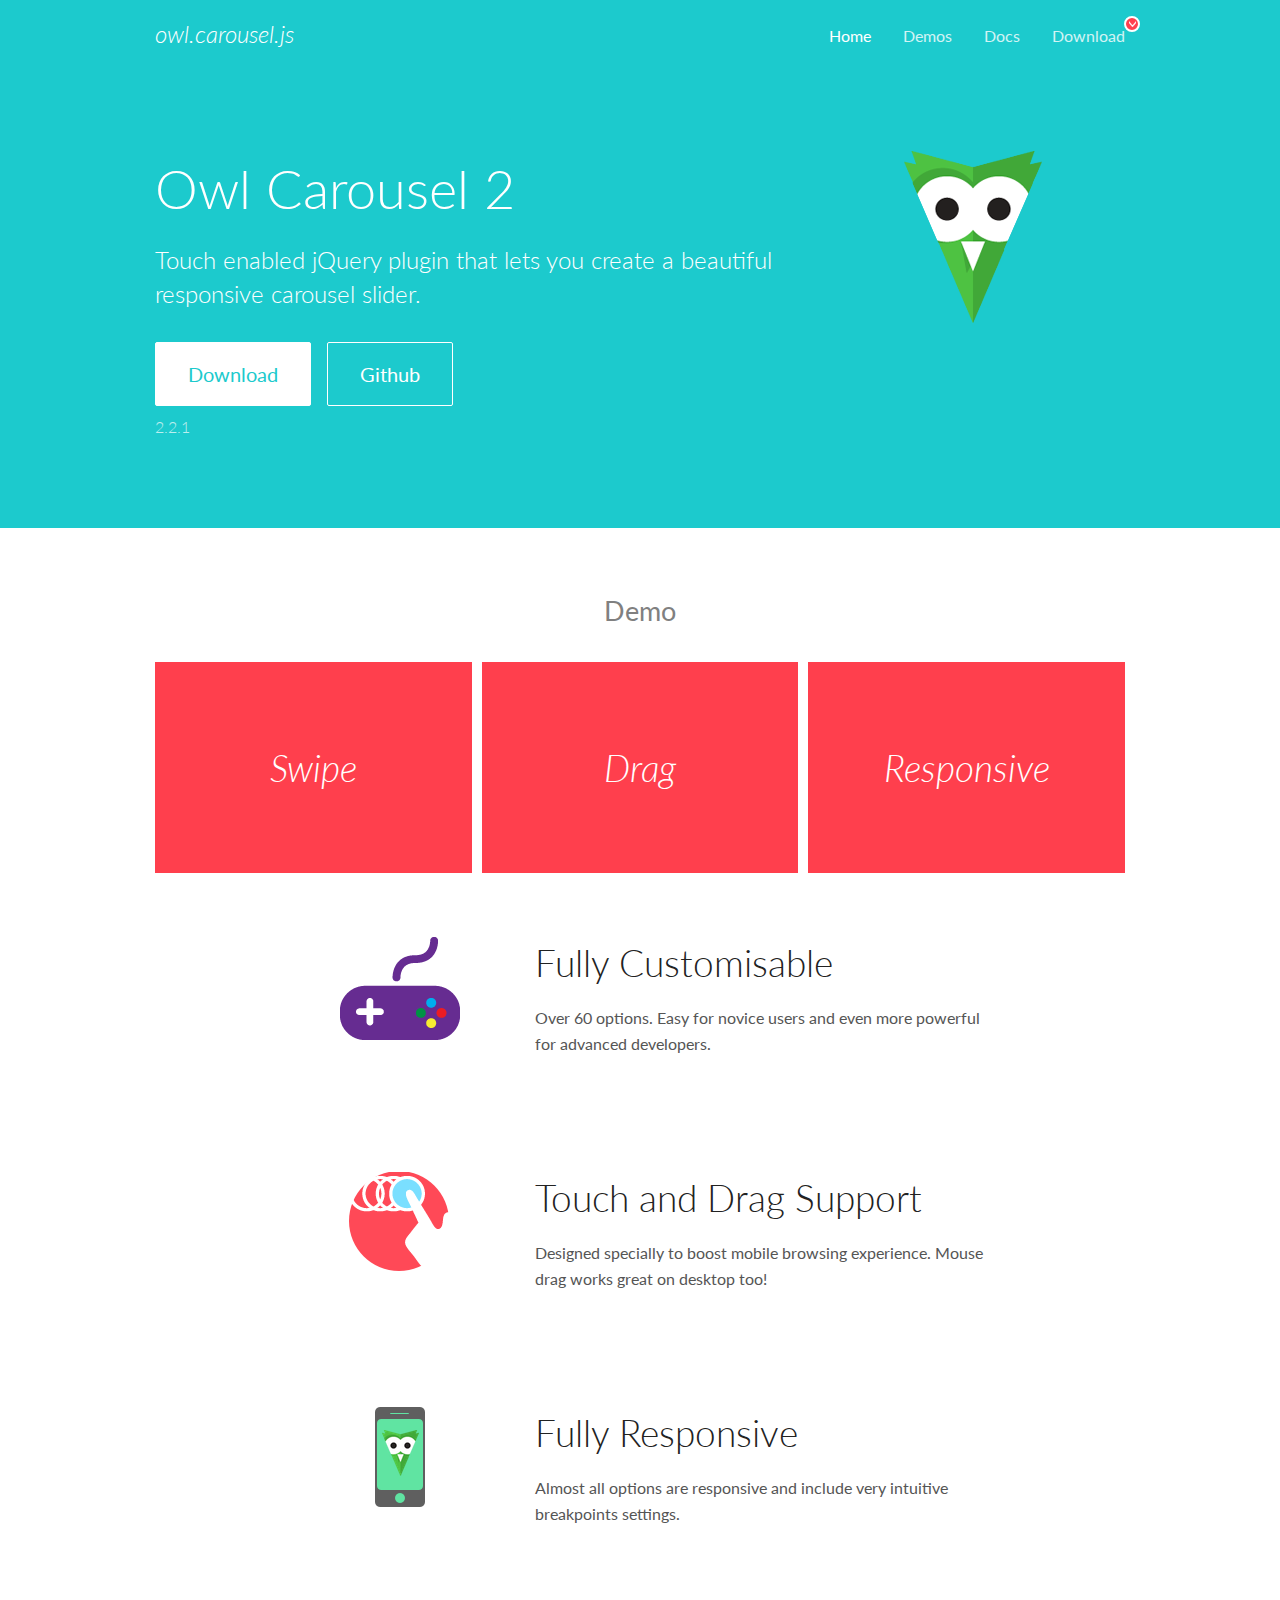
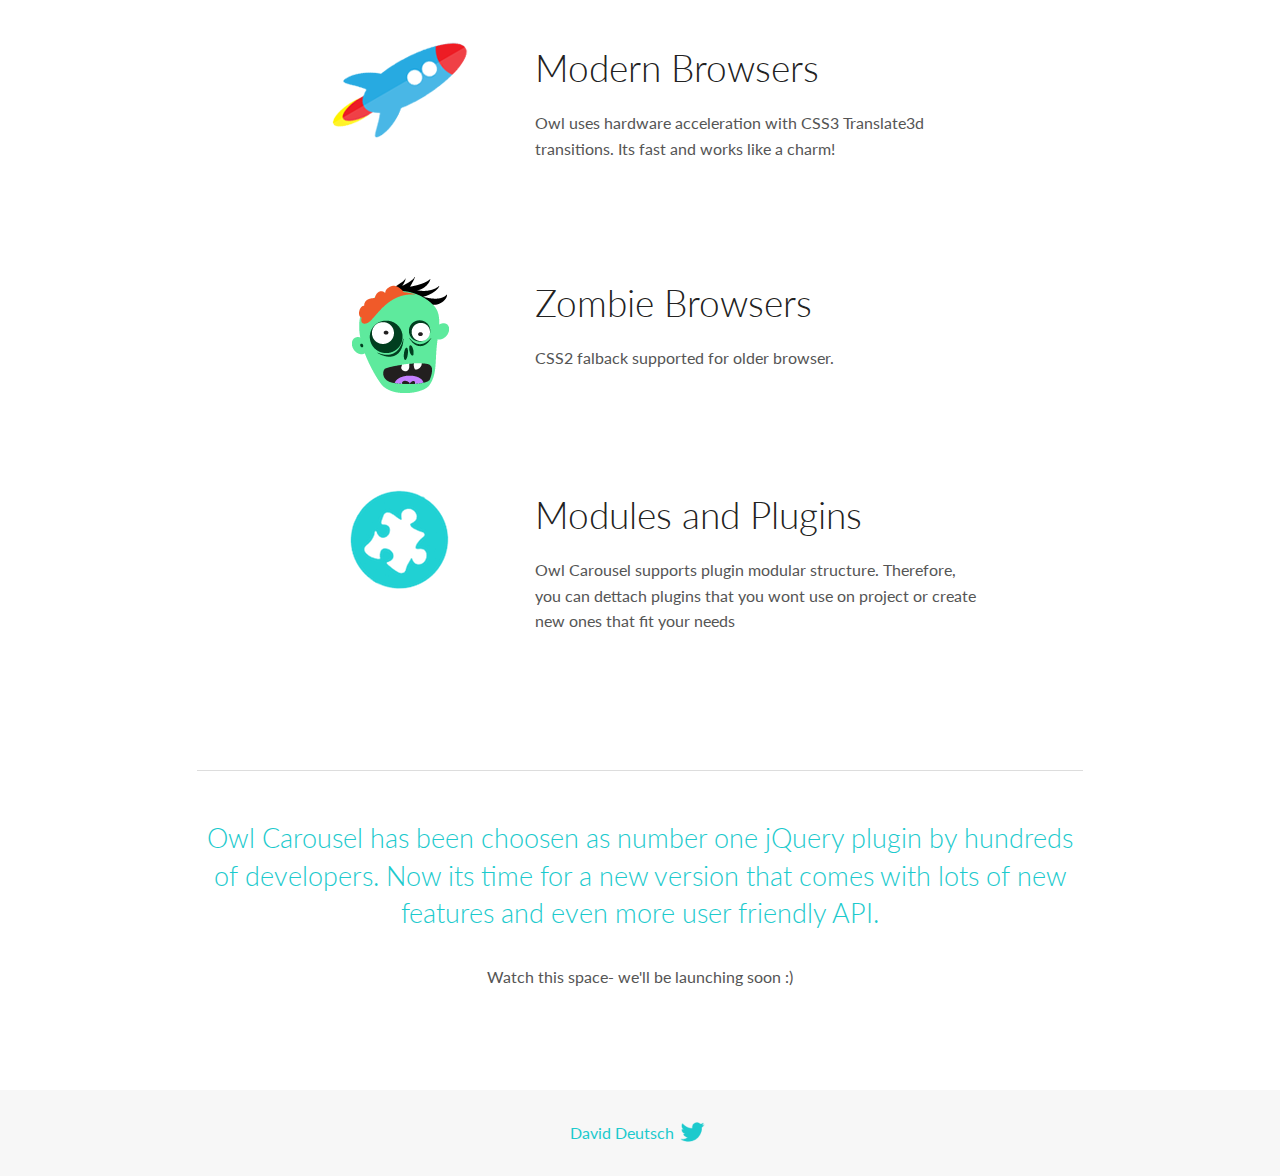
<file: public/assets/lib/owl.carousel/docs/index.html>
<!DOCTYPE html>
<html lang="en">
  <head>

    <!-- head -->
    <meta charset="utf-8">
    <meta name="msapplication-tap-highlight" content="no" />
    <meta name="viewport" content="width=device-width, initial-scale=1.0" />
    <meta name="description" content="Touch enabled jQuery plugin that lets you create beautiful responsive carousel slider.">
    <meta name="author" content="David Deutsch">
    <title>
      Home | Owl Carousel | 2.2.1
    </title>

    <!-- Stylesheets -->
    <link href='https://fonts.googleapis.com/css?family=Lato:300,400,700,400italic,300italic' rel='stylesheet' type='text/css'>
    <link rel="stylesheet" href="assets/css/docs.theme.min.css">

    <!-- Owl Stylesheets -->
    <link rel="stylesheet" href="assets/owlcarousel/assets/owl.carousel.min.css">
    <link rel="stylesheet" href="assets/owlcarousel/assets/owl.theme.default.min.css">

    <!-- HTML5 shim and Respond.js IE8 support of HTML5 elements and media queries -->

    <!--[if lt IE 9]>
      <script src="https://oss.maxcdn.com/libs/html5shiv/3.7.0/html5shiv.js"></script>
      <script src="https://oss.maxcdn.com/libs/respond.js/1.3.0/respond.min.js"></script>
    <![endif]-->

    <!-- Favicons -->
    <link rel="apple-touch-icon-precomposed" sizes="144x144" href="assets/ico/apple-touch-icon-144-precomposed.png">
    <link rel="shortcut icon" href="assets/ico/favicon.png">
    <link rel="shortcut icon" href="favicon.ico">

    <!-- Yeah i know js should not be in header. Its required for demos.-->

    <!-- javascript -->
    <script src="assets/vendors/jquery.min.js"></script>
    <script src="assets/owlcarousel/owl.carousel.js"></script>
  </head>
  <body>

    <!-- header -->
    <header class="header">
      <div class="row">
        <div class="large-12 columns">
          <div class="brand left">
            <h3>
              <a href="/OwlCarousel2/">owl.carousel.js</a> 
            </h3>
          </div>
          <a id="toggle-nav" class="right">
            <span></span> <span></span> <span></span> 
          </a> 
          <div class="nav-bar">
            <ul class="clearfix">
              <li class="active">
                <a href="/OwlCarousel2/index.html">Home</a> 
              </li>
              <li> <a href="/OwlCarousel2/demos/demos.html">Demos</a>  </li>
              <li> <a href="/OwlCarousel2/docs/started-welcome.html">Docs</a>  </li>
              <li>
                <a href="https://github.com/OwlCarousel2/OwlCarousel2/archive/2.2.1.zip">Download</a> 
                <span class="download"></span> 
              </li>
            </ul>
          </div>
        </div>
      </div>
    </header>

    <!-- home panel -->
    <section id="hero">
      <div class="row">
        <div class="large-8 medium-8 columns">
          <h1>Owl Carousel 2</h1>
          <h4>Touch enabled jQuery plugin that lets you create a beautiful responsive carousel slider.</h4>
          <a href="https://github.com/OwlCarousel2/OwlCarousel2/archive/2.2.1.zip" class="hero-button">Download</a> 
          <a href="https://github.com/OwlCarousel2/OwlCarousel2" class="hero-button outline">Github</a> 
          <p>2.2.1</p>
        </div>
        <div class="large-4 medium-4 columns">
          <img class="owl-logo" src="assets/img/owl-logo.png" alt="mr. Owl">
        </div>
      </div>
    </section>

    <!-- body -->
    <div class="home-demo">
      <div class="row">
        <div class="large-12 columns">
          <h3>Demo</h3>
          <div class="owl-carousel">
            <div class="item">
              <h2>Swipe</h2>
            </div>
            <div class="item">
              <h2>Drag</h2>
            </div>
            <div class="item">
              <h2>Responsive</h2>
            </div>
            <div class="item">
              <h2>CSS3</h2>
            </div>
            <div class="item">
              <h2>Fast</h2>
            </div>
            <div class="item">
              <h2>Easy</h2>
            </div>
            <div class="item">
              <h2>Free</h2>
            </div>
            <div class="item">
              <h2>Upgradable</h2>
            </div>
            <div class="item">
              <h2>Tons of options</h2>
            </div>
            <div class="item">
              <h2>Infinity</h2>
            </div>
            <div class="item">
              <h2>Auto Width</h2>
            </div>
          </div>
        </div>
      </div>
    </div>
    <script>
      var owl = $('.owl-carousel');
      owl.owlCarousel({
        margin: 10,
        loop: true,
        responsive: {
          0: {
            items: 1
          },
          600: {
            items: 2
          },
          1000: {
            items: 3
          }
        }
      })
    </script>

    <!-- features -->
    <div id="features">
      <div class="row">
        <div class="small-12 medium-9 small-centered columns">
          <section class="row feature">
            <div class="medium-4 small-12 columns">
              <img src="assets/img/feature-options.png" alt="">
            </div>
            <div class="medium-8 small-12 columns">
              <h2>Fully Customisable</h2>
              <p>Over 60 options. Easy for novice users and even more powerful for advanced developers.</p>
            </div>
          </section>
          <section class="row feature">
            <div class="medium-4 small-12 columns">
              <img src="assets/img/feature-drag.png" alt="">
            </div>
            <div class="medium-8 small-12 columns">
              <h2>Touch and Drag Support</h2>
              <p>Designed specially to boost mobile browsing experience. Mouse drag works great on desktop too!</p>
            </div>
          </section>
          <section class="row feature">
            <div class="medium-4 small-12 columns">
              <img src="assets/img/feature-responsive.png" alt="">
            </div>
            <div class="medium-8 small-12 columns">
              <h2>Fully Responsive</h2>
              <p>Almost all options are responsive and include very intuitive breakpoints settings.</p>
            </div>
          </section>
          <section class="row feature">
            <div class="medium-4 small-12 columns">
              <img src="assets/img/feature-modern.png" alt="">
            </div>
            <div class="medium-8 small-12 columns">
              <h2>Modern Browsers</h2>
              <p>Owl uses hardware acceleration with CSS3 Translate3d transitions. Its fast and works like a charm! </p>
            </div>
          </section>
          <section class="row feature">
            <div class="medium-4 small-12 columns">
              <img src="assets/img/feature-zombie.png" alt="">
            </div>
            <div class="medium-8 small-12 columns">
              <h2>Zombie Browsers</h2>
              <p>CSS2 falback supported for older browser.</p>
            </div>
          </section>
          <section class="row feature">
            <div class="medium-4 small-12 columns">
              <img src="assets/img/feature-module.png" alt="">
            </div>
            <div class="medium-8 small-12 columns">
              <h2>Modules and Plugins</h2>
              <p>Owl Carousel supports plugin modular structure. Therefore, you can dettach plugins that you wont use on project or create new ones that fit your needs</p>
            </div>
          </section>
        </div>
      </div>
    </div>

    <!-- footer -->
    <section id="teaser-text">
      <div class="row">
        <div class="small-12 medium-11 small-centered columns">
          <hr>
          <h3 id="owl-carousel-has-been-choosen-as-number-one-jquery-plugin-by-hundreds-of-developers-now-its-time-for-a-new-version-that-comes-with-lots-of-new-features-and-even-more-user-friendly-api-">Owl Carousel has been choosen as number one jQuery plugin by hundreds of developers. Now its time for a new version that comes with lots of new features and even more user friendly API.</h3>
          <p>Watch this space- we&#39;ll be launching soon :)</p>
        </div>
      </div>
    </section>

    <!-- footer -->
    <footer class="footer">
      <div class="row">
        <div class="large-12 columns">
          <h5>
            <a href="/OwlCarousel2/docs/support-contact.html">David Deutsch</a> 
            <a id="custom-tweet-button" href="https://twitter.com/share?url=https://github.com/OwlCarousel2/OwlCarousel2&text=Owl Carousel - This is so awesome! " target="_blank"></a> 
          </h5>
        </div>
      </div>
    </footer>

    <!-- vendors -->
    <script src="assets/vendors/highlight.js"></script>
    <script src="assets/js/app.js"></script>
  </body>
</html>
</file>
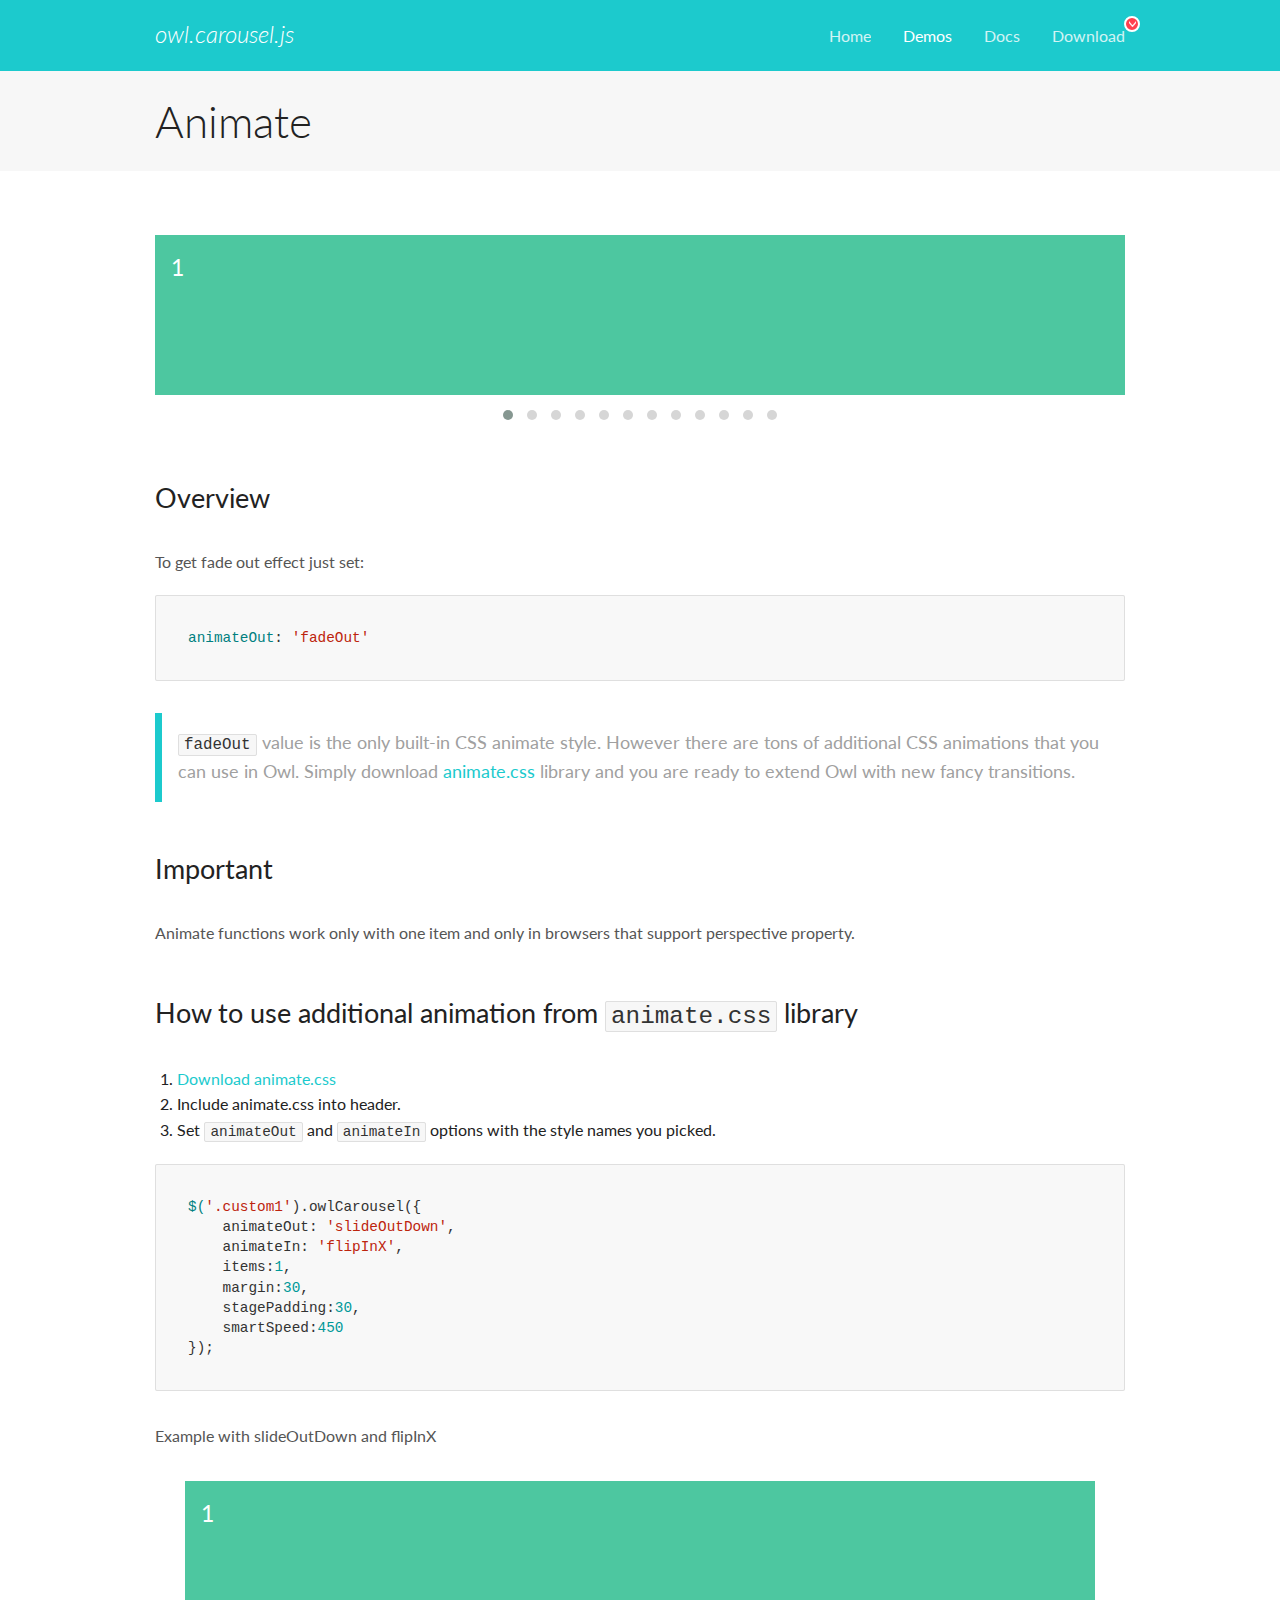
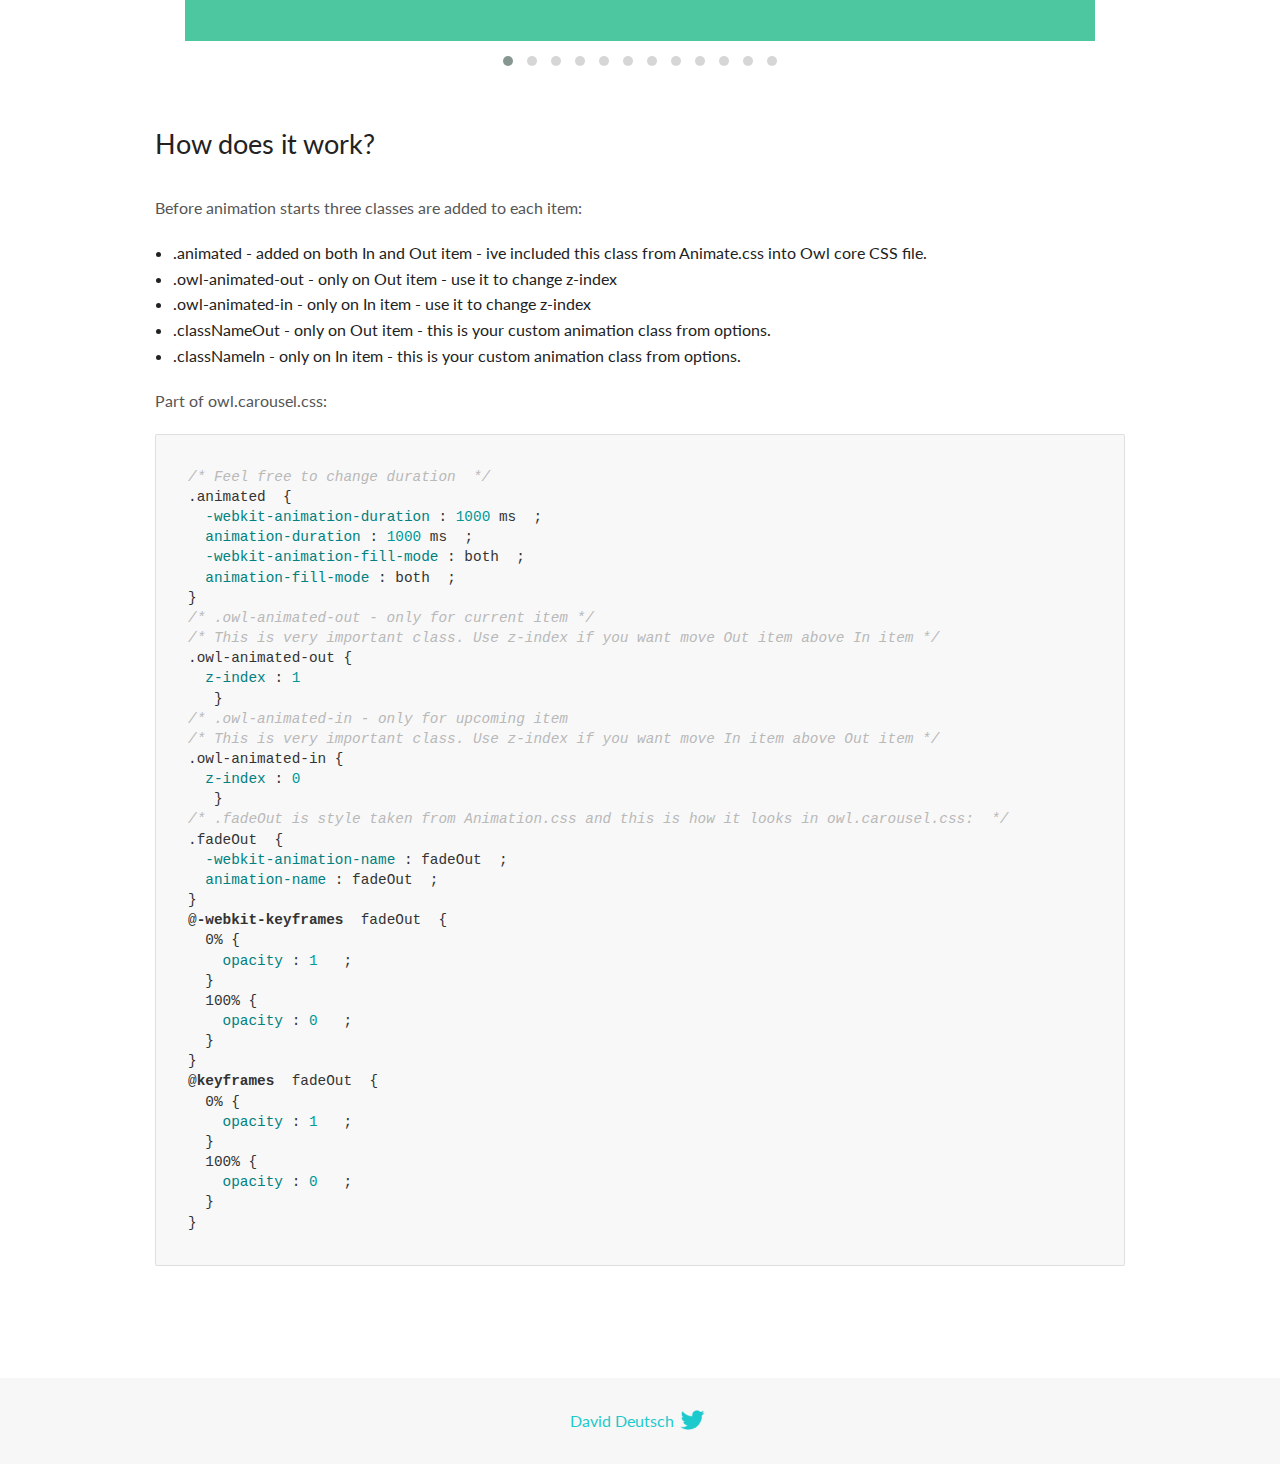
<file: public/assets/lib/owl.carousel/docs/demos/animate.html>
<!DOCTYPE html>
<html lang="en">
  <head>

    <!-- head -->
    <meta charset="utf-8">
    <meta name="msapplication-tap-highlight" content="no" />
    <meta name="viewport" content="width=device-width, initial-scale=1.0" />
    <meta name="description" content="Animate carousel">
    <meta name="author" content="David Deutsch">
    <title>
      Animate Demo | Owl Carousel | 2.2.1
    </title>

    <!-- Stylesheets -->
    <link href='https://fonts.googleapis.com/css?family=Lato:300,400,700,400italic,300italic' rel='stylesheet' type='text/css'>
    <link rel="stylesheet" href="../assets/css/docs.theme.min.css">

    <!-- Owl Stylesheets -->
    <link rel="stylesheet" href="../assets/owlcarousel/assets/owl.carousel.min.css">
    <link rel="stylesheet" href="../assets/owlcarousel/assets/owl.theme.default.min.css">

    <!-- HTML5 shim and Respond.js IE8 support of HTML5 elements and media queries -->

    <!--[if lt IE 9]>
      <script src="https://oss.maxcdn.com/libs/html5shiv/3.7.0/html5shiv.js"></script>
      <script src="https://oss.maxcdn.com/libs/respond.js/1.3.0/respond.min.js"></script>
    <![endif]-->

    <!-- Favicons -->
    <link rel="apple-touch-icon-precomposed" sizes="144x144" href="../assets/ico/apple-touch-icon-144-precomposed.png">
    <link rel="shortcut icon" href="../assets/ico/favicon.png">
    <link rel="shortcut icon" href="favicon.ico">

    <!-- Yeah i know js should not be in header. Its required for demos.-->

    <!-- javascript -->
    <script src="../assets/vendors/jquery.min.js"></script>
    <script src="../assets/owlcarousel/owl.carousel.js"></script>
  </head>
  <body>

    <!-- header -->
    <header class="header">
      <div class="row">
        <div class="large-12 columns">
          <div class="brand left">
            <h3>
              <a href="/OwlCarousel2/">owl.carousel.js</a> 
            </h3>
          </div>
          <a id="toggle-nav" class="right">
            <span></span> <span></span> <span></span> 
          </a> 
          <div class="nav-bar">
            <ul class="clearfix">
              <li> <a href="/OwlCarousel2/index.html">Home</a>  </li>
              <li class="active">
                <a href="/OwlCarousel2/demos/demos.html">Demos</a> 
              </li>
              <li> <a href="/OwlCarousel2/docs/started-welcome.html">Docs</a>  </li>
              <li>
                <a href="https://github.com/OwlCarousel2/OwlCarousel2/archive/2.2.1.zip">Download</a> 
                <span class="download"></span> 
              </li>
            </ul>
          </div>
        </div>
      </div>
    </header>

    <!-- title -->
    <section class="title">
      <div class="row">
        <div class="large-12 columns">
          <h1>Animate</h1>
        </div>
      </div>
    </section>

    <!--  Demos -->
    <section id="demos">
      <div class="row">
        <div class="large-12 columns">
          <div class="fadeOut owl-carousel owl-theme">
            <div class="item">
              <h4>1</h4>
            </div>
            <div class="item">
              <h4>2</h4>
            </div>
            <div class="item">
              <h4>3</h4>
            </div>
            <div class="item">
              <h4>4</h4>
            </div>
            <div class="item">
              <h4>5</h4>
            </div>
            <div class="item">
              <h4>6</h4>
            </div>
            <div class="item">
              <h4>7</h4>
            </div>
            <div class="item">
              <h4>8</h4>
            </div>
            <div class="item">
              <h4>9</h4>
            </div>
            <div class="item">
              <h4>10</h4>
            </div>
            <div class="item">
              <h4>11</h4>
            </div>
            <div class="item">
              <h4>12</h4>
            </div>
          </div>
          <h3 id="overview">Overview</h3>
          <p>To get fade out effect just set:</p>
          <pre><code>animateOut: &#39;fadeOut&#39;</code></pre>
          <blockquote>
            <p><code>fadeOut</code> value is the only built-in CSS animate style. However there are tons of additional CSS animations that you can use in Owl. Simply download
              <a href="https://daneden.github.io/animate.css/">animate.css</a>  library and you are ready to extend Owl with new fancy transitions.</p>
          </blockquote>
          <h3 id="important">Important</h3>
          <p>Animate functions work only with one item and only in browsers that support perspective property.</p>
          <h3 id="how-to-use-additional-animation-from-animate-css-library">How to use additional animation from <code>animate.css</code> library</h3>
          <ol>
            <li> <a href="https://daneden.github.io/animate.css/">Download animate.css</a>  </li>
            <li>Include animate.css into header.</li>
            <li>Set <code>animateOut</code> and <code>animateIn</code> options with the style names you picked.</li>
          </ol>
          <pre><code>$(&#39;.custom1&#39;).owlCarousel({
    animateOut: &#39;slideOutDown&#39;,
    animateIn: &#39;flipInX&#39;,
    items:1,
    margin:30,
    stagePadding:30,
    smartSpeed:450
});</code></pre>
          <p>Example with slideOutDown and flipInX</p>
          <div class="custom1 owl-carousel owl-theme">
            <div class="item">
              <h4>1</h4>
            </div>
            <div class="item">
              <h4>2</h4>
            </div>
            <div class="item">
              <h4>3</h4>
            </div>
            <div class="item">
              <h4>4</h4>
            </div>
            <div class="item">
              <h4>5</h4>
            </div>
            <div class="item">
              <h4>6</h4>
            </div>
            <div class="item">
              <h4>7</h4>
            </div>
            <div class="item">
              <h4>8</h4>
            </div>
            <div class="item">
              <h4>9</h4>
            </div>
            <div class="item">
              <h4>10</h4>
            </div>
            <div class="item">
              <h4>11</h4>
            </div>
            <div class="item">
              <h4>12</h4>
            </div>
          </div>
          <h3 id="how-does-it-work-">How does it work?</h3>
          <p>Before animation starts three classes are added to each item:</p>
          <ul>
            <li>.animated - added on both In and Out item - ive included this class from Animate.css into Owl core CSS file.</li>
            <li>.owl-animated-out - only on Out item - use it to change z-index</li>
            <li>.owl-animated-in - only on In item - use it to change z-index</li>
            <li>.classNameOut - only on Out item - this is your custom animation class from options.</li>
            <li>.classNameIn - only on In item - this is your custom animation class from options.</li>
          </ul>
          <p>Part of owl.carousel.css:</p>
          <pre><code class="language-css"><span class="comment">/* Feel free to change duration  */</span> 
<span class="class">.animated</span>  <span class="rules">{
  <span class="rule"><span class="attribute">-webkit-animation-duration</span> :<span class="value"> <span class="number">1000</span> ms</span> </span> ;
  <span class="rule"><span class="attribute">animation-duration</span> :<span class="value"> <span class="number">1000</span> ms</span> </span> ;
  <span class="rule"><span class="attribute">-webkit-animation-fill-mode</span> :<span class="value"> both</span> </span> ;
  <span class="rule"><span class="attribute">animation-fill-mode</span> :<span class="value"> both</span> </span> ;
<span class="rule">}</span> </span> 
<span class="comment">/* .owl-animated-out - only for current item */</span> 
<span class="comment">/* This is very important class. Use z-index if you want move Out item above In item */</span> 
<span class="class">.owl-animated-out</span> <span class="rules">{
  <span class="rule"><span class="attribute">z-index</span> :<span class="value"> <span class="number">1</span> 
</span> </span> </span> }
<span class="comment">/* .owl-animated-in - only for upcoming item
/* This is very important class. Use z-index if you want move In item above Out item */</span> 
<span class="class">.owl-animated-in</span> <span class="rules">{
  <span class="rule"><span class="attribute">z-index</span> :<span class="value"> <span class="number">0</span> 
</span> </span> </span> }
<span class="comment">/* .fadeOut is style taken from Animation.css and this is how it looks in owl.carousel.css:  */</span> 
<span class="class">.fadeOut</span>  <span class="rules">{
  <span class="rule"><span class="attribute">-webkit-animation-name</span> :<span class="value"> fadeOut</span> </span> ;
  <span class="rule"><span class="attribute">animation-name</span> :<span class="value"> fadeOut</span> </span> ;
<span class="rule">}</span> </span> 
<span class="at_rule">@<span class="keyword">-webkit-keyframes</span>  fadeOut </span> {
  0% <span class="rules">{
    <span class="rule"><span class="attribute">opacity</span> :<span class="value"> <span class="number">1</span> </span> </span> ;
  <span class="rule">}</span> </span> 
  100% <span class="rules">{
    <span class="rule"><span class="attribute">opacity</span> :<span class="value"> <span class="number">0</span> </span> </span> ;
  <span class="rule">}</span> </span> 
}
<span class="at_rule">@<span class="keyword">keyframes</span>  fadeOut </span> {
  0% <span class="rules">{
    <span class="rule"><span class="attribute">opacity</span> :<span class="value"> <span class="number">1</span> </span> </span> ;
  <span class="rule">}</span> </span> 
  100% <span class="rules">{
    <span class="rule"><span class="attribute">opacity</span> :<span class="value"> <span class="number">0</span> </span> </span> ;
  <span class="rule">}</span> </span> 
}</code></pre>
          <link rel="stylesheet" href="../assets/css/animate.css">
          <script>
            jQuery(document).ready(function($) {
              $('.fadeOut').owlCarousel({
                items: 1,
                animateOut: 'fadeOut',
                loop: true,
                margin: 10,
              });
              $('.custom1').owlCarousel({
                animateOut: 'slideOutDown',
                animateIn: 'flipInX',
                items: 1,
                margin: 30,
                stagePadding: 30,
                smartSpeed: 450
              });
            });
          </script>
        </div>
      </div>
    </section>

    <!-- footer -->
    <footer class="footer">
      <div class="row">
        <div class="large-12 columns">
          <h5>
            <a href="/OwlCarousel2/docs/support-contact.html">David Deutsch</a> 
            <a id="custom-tweet-button" href="https://twitter.com/share?url=https://github.com/OwlCarousel2/OwlCarousel2&text=Owl Carousel - This is so awesome! " target="_blank"></a> 
          </h5>
        </div>
      </div>
    </footer>

    <!-- vendors -->
    <script src="../assets/vendors/highlight.js"></script>
    <script src="../assets/js/app.js"></script>
  </body>
</html>
</file>
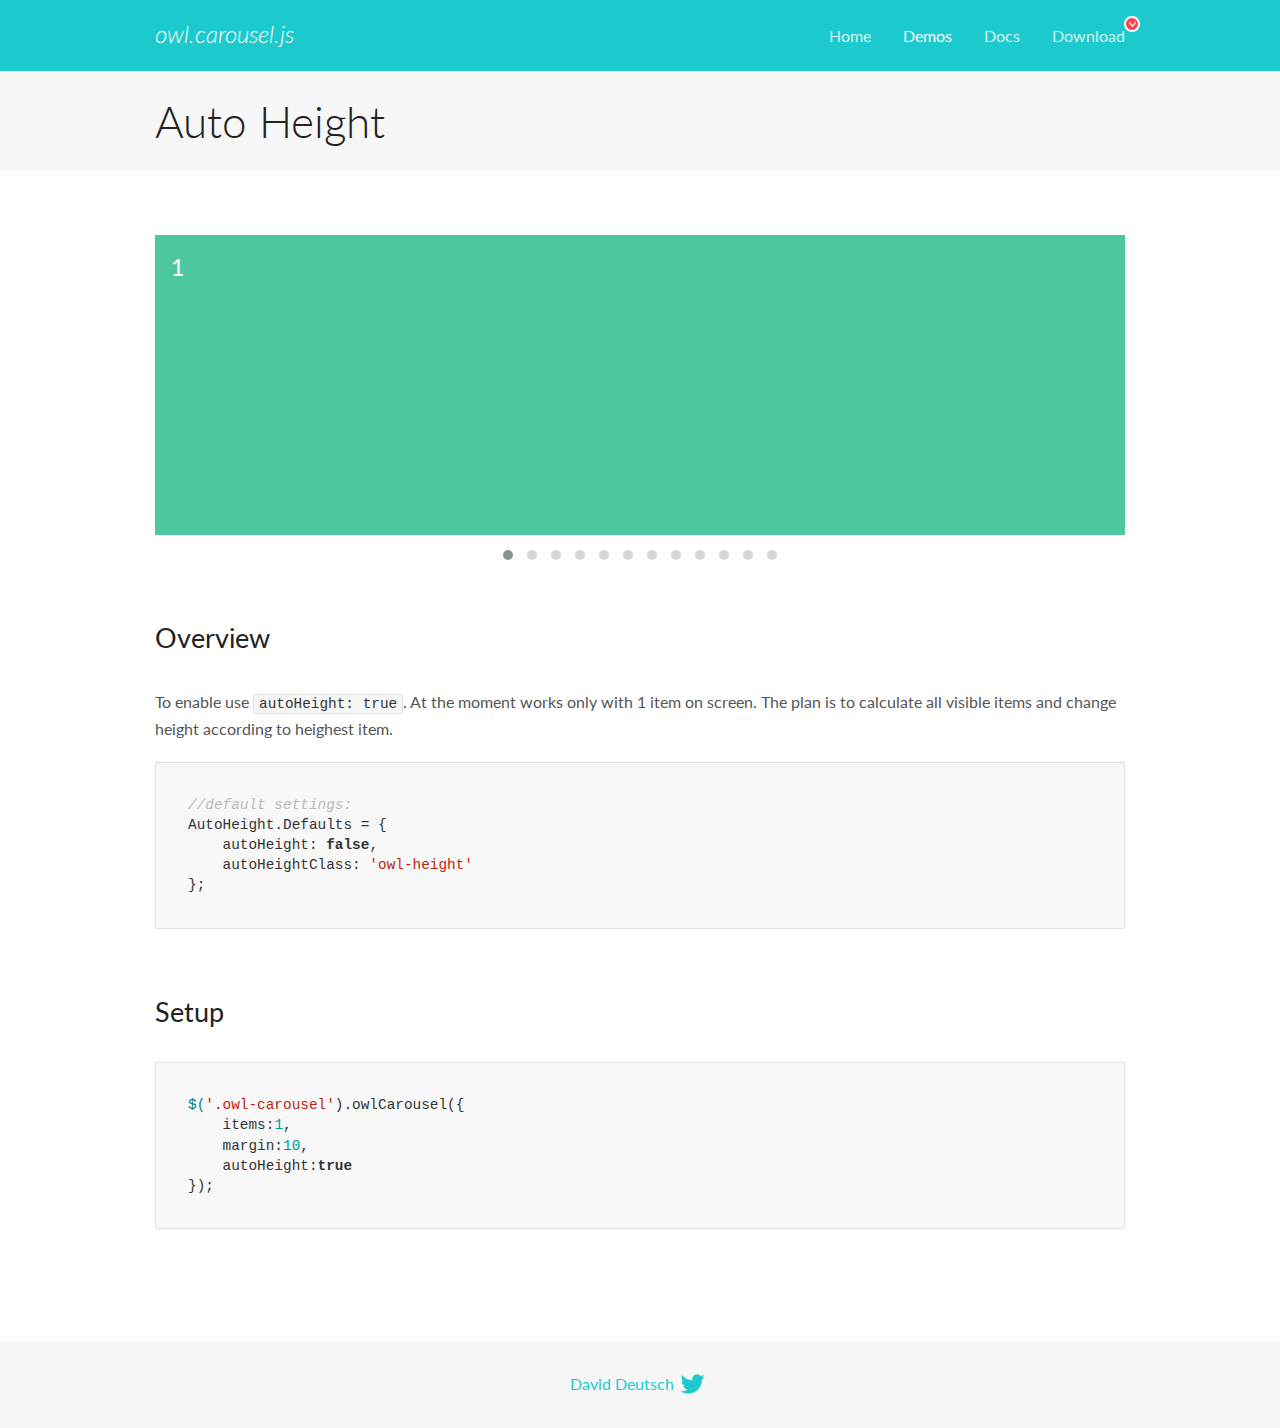
<file: public/assets/lib/owl.carousel/docs/demos/autoheight.html>
<!DOCTYPE html>
<html lang="en">
  <head>

    <!-- head -->
    <meta charset="utf-8">
    <meta name="msapplication-tap-highlight" content="no" />
    <meta name="viewport" content="width=device-width, initial-scale=1.0" />
    <meta name="description" content="autoHeight usage demo">
    <meta name="author" content="David Deutsch">
    <title>
      Auto Height Demo | Owl Carousel | 2.2.1
    </title>

    <!-- Stylesheets -->
    <link href='https://fonts.googleapis.com/css?family=Lato:300,400,700,400italic,300italic' rel='stylesheet' type='text/css'>
    <link rel="stylesheet" href="../assets/css/docs.theme.min.css">

    <!-- Owl Stylesheets -->
    <link rel="stylesheet" href="../assets/owlcarousel/assets/owl.carousel.min.css">
    <link rel="stylesheet" href="../assets/owlcarousel/assets/owl.theme.default.min.css">

    <!-- HTML5 shim and Respond.js IE8 support of HTML5 elements and media queries -->

    <!--[if lt IE 9]>
      <script src="https://oss.maxcdn.com/libs/html5shiv/3.7.0/html5shiv.js"></script>
      <script src="https://oss.maxcdn.com/libs/respond.js/1.3.0/respond.min.js"></script>
    <![endif]-->

    <!-- Favicons -->
    <link rel="apple-touch-icon-precomposed" sizes="144x144" href="../assets/ico/apple-touch-icon-144-precomposed.png">
    <link rel="shortcut icon" href="../assets/ico/favicon.png">
    <link rel="shortcut icon" href="favicon.ico">

    <!-- Yeah i know js should not be in header. Its required for demos.-->

    <!-- javascript -->
    <script src="../assets/vendors/jquery.min.js"></script>
    <script src="../assets/owlcarousel/owl.carousel.js"></script>
  </head>
  <body>

    <!-- header -->
    <header class="header">
      <div class="row">
        <div class="large-12 columns">
          <div class="brand left">
            <h3>
              <a href="/OwlCarousel2/">owl.carousel.js</a> 
            </h3>
          </div>
          <a id="toggle-nav" class="right">
            <span></span> <span></span> <span></span> 
          </a> 
          <div class="nav-bar">
            <ul class="clearfix">
              <li> <a href="/OwlCarousel2/index.html">Home</a>  </li>
              <li class="active">
                <a href="/OwlCarousel2/demos/demos.html">Demos</a> 
              </li>
              <li> <a href="/OwlCarousel2/docs/started-welcome.html">Docs</a>  </li>
              <li>
                <a href="https://github.com/OwlCarousel2/OwlCarousel2/archive/2.2.1.zip">Download</a> 
                <span class="download"></span> 
              </li>
            </ul>
          </div>
        </div>
      </div>
    </header>

    <!-- title -->
    <section class="title">
      <div class="row">
        <div class="large-12 columns">
          <h1>Auto Height</h1>
        </div>
      </div>
    </section>

    <!--  Demos -->
    <section id="demos">
      <div class="row">
        <div class="large-12 columns">
          <div class="owl-carousel owl-theme">
            <div class="item" style="height:300px">
              <h4>1</h4>
            </div>
            <div class="item" style="height:100px">
              <h4>2</h4>
            </div>
            <div class="item" style="height:500px">
              <h4>3</h4>
            </div>
            <div class="item" style="height:250px">
              <h4>4</h4>
            </div>
            <div class="item" style="height:400px">
              <h4>5</h4>
            </div>
            <div class="item" style="height:500px">
              <h4>6</h4>
            </div>
            <div class="item" style="height:600px">
              <h4>7</h4>
            </div>
            <div class="item" style="height:400px">
              <h4>8</h4>
            </div>
            <div class="item" style="height:300px">
              <h4>9</h4>
            </div>
            <div class="item" style="height:350px">
              <h4>10</h4>
            </div>
            <div class="item" style="height:200px">
              <h4>11</h4>
            </div>
            <div class="item" style="height:150px">
              <h4>12</h4>
            </div>
          </div>
          <h3 id="overview">Overview</h3>
          <p>To enable use <code>autoHeight: true</code>. At the moment works only with 1 item on screen. The plan is to calculate all visible items and change height according to heighest item.</p>
          <pre><code>//default settings:
AutoHeight.Defaults = {
    autoHeight: false,
    autoHeightClass: &#39;owl-height&#39;
};</code></pre>
          <h3 id="setup">Setup</h3>
          <pre><code>$(&#39;.owl-carousel&#39;).owlCarousel({
    items:1,
    margin:10,
    autoHeight:true
});</code></pre>
          <script>
            $(document).ready(function() {
              $('.owl-carousel').owlCarousel({
                items: 1,
                margin: 10,
                autoHeight: true
              });
            })
          </script>
        </div>
      </div>
    </section>

    <!-- footer -->
    <footer class="footer">
      <div class="row">
        <div class="large-12 columns">
          <h5>
            <a href="/OwlCarousel2/docs/support-contact.html">David Deutsch</a> 
            <a id="custom-tweet-button" href="https://twitter.com/share?url=https://github.com/OwlCarousel2/OwlCarousel2&text=Owl Carousel - This is so awesome! " target="_blank"></a> 
          </h5>
        </div>
      </div>
    </footer>

    <!-- vendors -->
    <script src="../assets/vendors/highlight.js"></script>
    <script src="../assets/js/app.js"></script>
  </body>
</html>
</file>
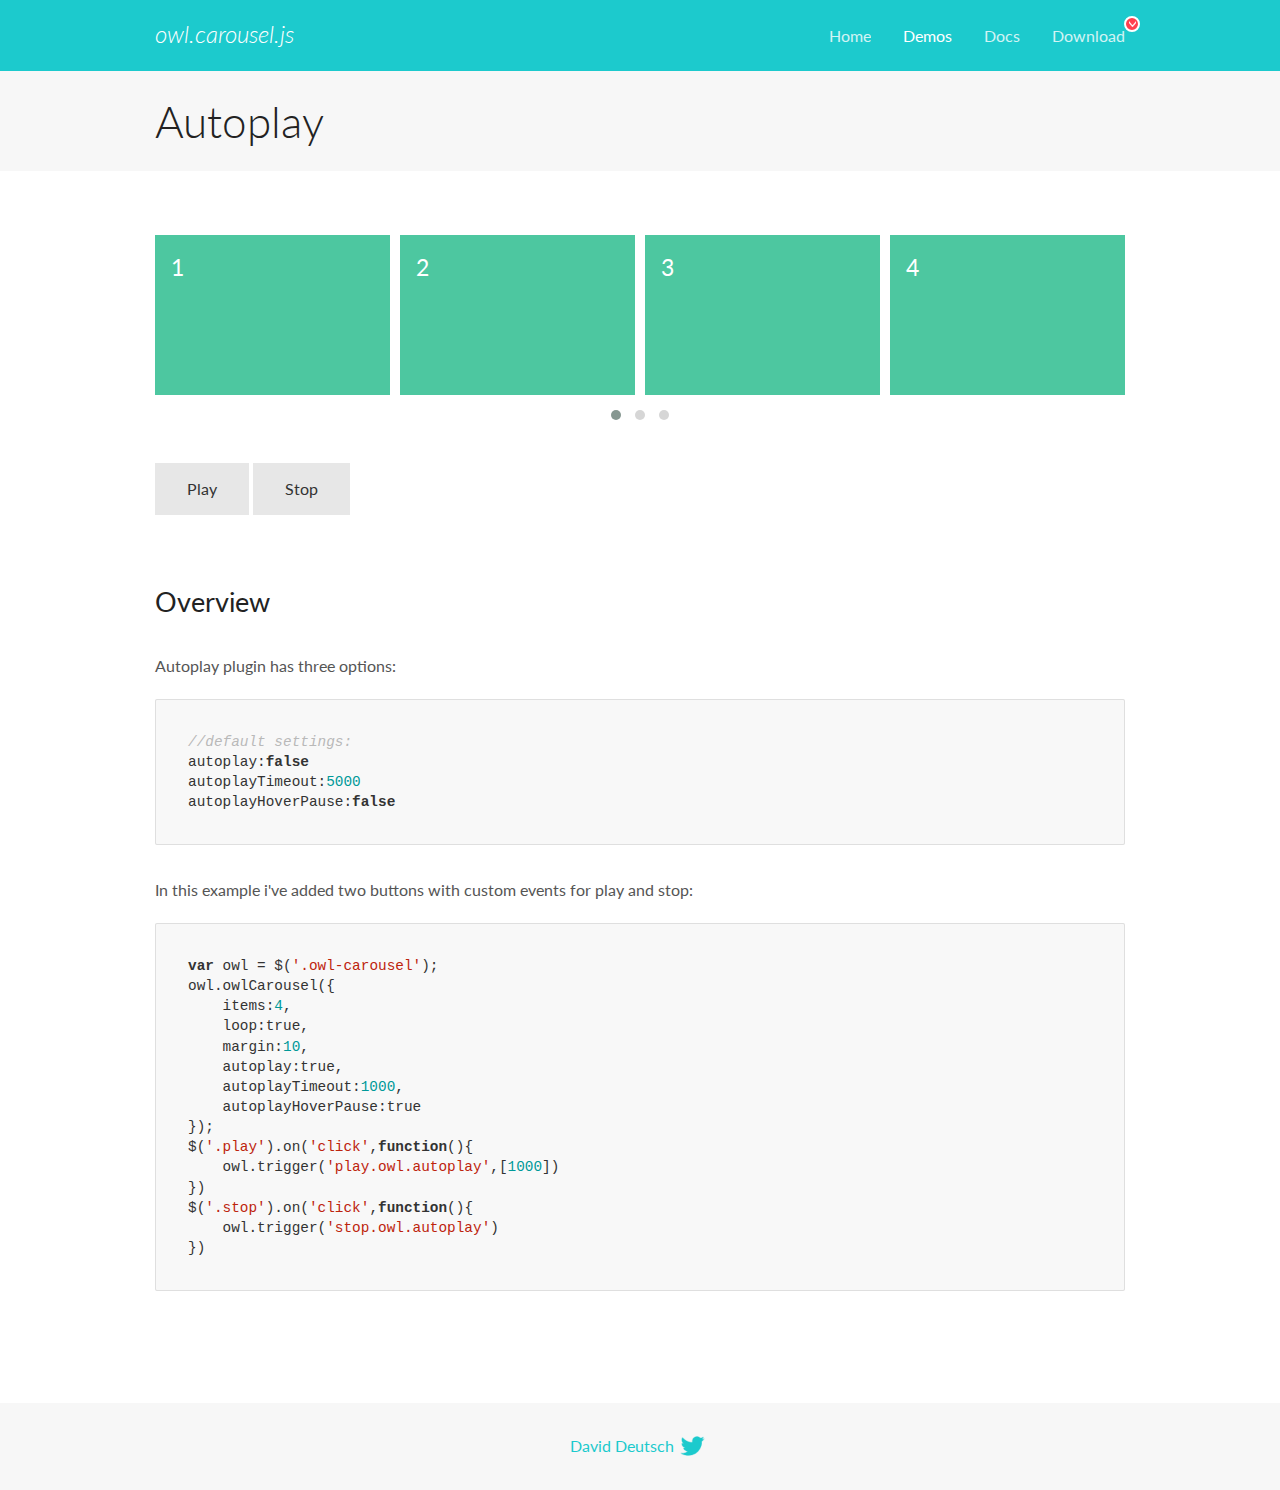
<file: public/assets/lib/owl.carousel/docs/demos/autoplay.html>
<!DOCTYPE html>
<html lang="en">
  <head>

    <!-- head -->
    <meta charset="utf-8">
    <meta name="msapplication-tap-highlight" content="no" />
    <meta name="viewport" content="width=device-width, initial-scale=1.0" />
    <meta name="description" content="Autoplay usage demo">
    <meta name="author" content="David Deutsch">
    <title>
      Autoplay Demo | Owl Carousel | 2.2.1
    </title>

    <!-- Stylesheets -->
    <link href='https://fonts.googleapis.com/css?family=Lato:300,400,700,400italic,300italic' rel='stylesheet' type='text/css'>
    <link rel="stylesheet" href="../assets/css/docs.theme.min.css">

    <!-- Owl Stylesheets -->
    <link rel="stylesheet" href="../assets/owlcarousel/assets/owl.carousel.min.css">
    <link rel="stylesheet" href="../assets/owlcarousel/assets/owl.theme.default.min.css">

    <!-- HTML5 shim and Respond.js IE8 support of HTML5 elements and media queries -->

    <!--[if lt IE 9]>
      <script src="https://oss.maxcdn.com/libs/html5shiv/3.7.0/html5shiv.js"></script>
      <script src="https://oss.maxcdn.com/libs/respond.js/1.3.0/respond.min.js"></script>
    <![endif]-->

    <!-- Favicons -->
    <link rel="apple-touch-icon-precomposed" sizes="144x144" href="../assets/ico/apple-touch-icon-144-precomposed.png">
    <link rel="shortcut icon" href="../assets/ico/favicon.png">
    <link rel="shortcut icon" href="favicon.ico">

    <!-- Yeah i know js should not be in header. Its required for demos.-->

    <!-- javascript -->
    <script src="../assets/vendors/jquery.min.js"></script>
    <script src="../assets/owlcarousel/owl.carousel.js"></script>
  </head>
  <body>

    <!-- header -->
    <header class="header">
      <div class="row">
        <div class="large-12 columns">
          <div class="brand left">
            <h3>
              <a href="/OwlCarousel2/">owl.carousel.js</a> 
            </h3>
          </div>
          <a id="toggle-nav" class="right">
            <span></span> <span></span> <span></span> 
          </a> 
          <div class="nav-bar">
            <ul class="clearfix">
              <li> <a href="/OwlCarousel2/index.html">Home</a>  </li>
              <li class="active">
                <a href="/OwlCarousel2/demos/demos.html">Demos</a> 
              </li>
              <li> <a href="/OwlCarousel2/docs/started-welcome.html">Docs</a>  </li>
              <li>
                <a href="https://github.com/OwlCarousel2/OwlCarousel2/archive/2.2.1.zip">Download</a> 
                <span class="download"></span> 
              </li>
            </ul>
          </div>
        </div>
      </div>
    </header>

    <!-- title -->
    <section class="title">
      <div class="row">
        <div class="large-12 columns">
          <h1>Autoplay</h1>
        </div>
      </div>
    </section>

    <!--  Demos -->
    <section id="demos">
      <div class="row">
        <div class="large-12 columns">
          <div class="owl-carousel owl-theme">
            <div class="item">
              <h4>1</h4>
            </div>
            <div class="item">
              <h4>2</h4>
            </div>
            <div class="item">
              <h4>3</h4>
            </div>
            <div class="item">
              <h4>4</h4>
            </div>
            <div class="item">
              <h4>5</h4>
            </div>
            <div class="item">
              <h4>6</h4>
            </div>
            <div class="item">
              <h4>7</h4>
            </div>
            <div class="item">
              <h4>8</h4>
            </div>
            <div class="item">
              <h4>9</h4>
            </div>
            <div class="item">
              <h4>10</h4>
            </div>
            <div class="item">
              <h4>11</h4>
            </div>
            <div class="item">
              <h4>12</h4>
            </div>
          </div>
          <a class="button secondary play">Play</a> 
          <a class="button secondary stop">Stop</a> 
          <h3 id="overview">Overview</h3>
          <p>Autoplay plugin has three options:</p>
          <pre><code>//default settings:
autoplay:false
autoplayTimeout:5000
autoplayHoverPause:false</code></pre>
          <p>In this example i&#39;ve added two buttons with custom events for play and stop:</p>
          <pre><code>var owl = $(&#39;.owl-carousel&#39;);
owl.owlCarousel({
    items:4,
    loop:true,
    margin:10,
    autoplay:true,
    autoplayTimeout:1000,
    autoplayHoverPause:true
});
$(&#39;.play&#39;).on(&#39;click&#39;,function(){
    owl.trigger(&#39;play.owl.autoplay&#39;,[1000])
})
$(&#39;.stop&#39;).on(&#39;click&#39;,function(){
    owl.trigger(&#39;stop.owl.autoplay&#39;)
})</code></pre>
          <script>
            $(document).ready(function() {
              var owl = $('.owl-carousel');
              owl.owlCarousel({
                items: 4,
                loop: true,
                margin: 10,
                autoplay: true,
                autoplayTimeout: 1000,
                autoplayHoverPause: true
              });
              $('.play').on('click', function() {
                owl.trigger('play.owl.autoplay', [1000])
              })
              $('.stop').on('click', function() {
                owl.trigger('stop.owl.autoplay')
              })
            })
          </script>
        </div>
      </div>
    </section>

    <!-- footer -->
    <footer class="footer">
      <div class="row">
        <div class="large-12 columns">
          <h5>
            <a href="/OwlCarousel2/docs/support-contact.html">David Deutsch</a> 
            <a id="custom-tweet-button" href="https://twitter.com/share?url=https://github.com/OwlCarousel2/OwlCarousel2&text=Owl Carousel - This is so awesome! " target="_blank"></a> 
          </h5>
        </div>
      </div>
    </footer>

    <!-- vendors -->
    <script src="../assets/vendors/highlight.js"></script>
    <script src="../assets/js/app.js"></script>
  </body>
</html>
</file>
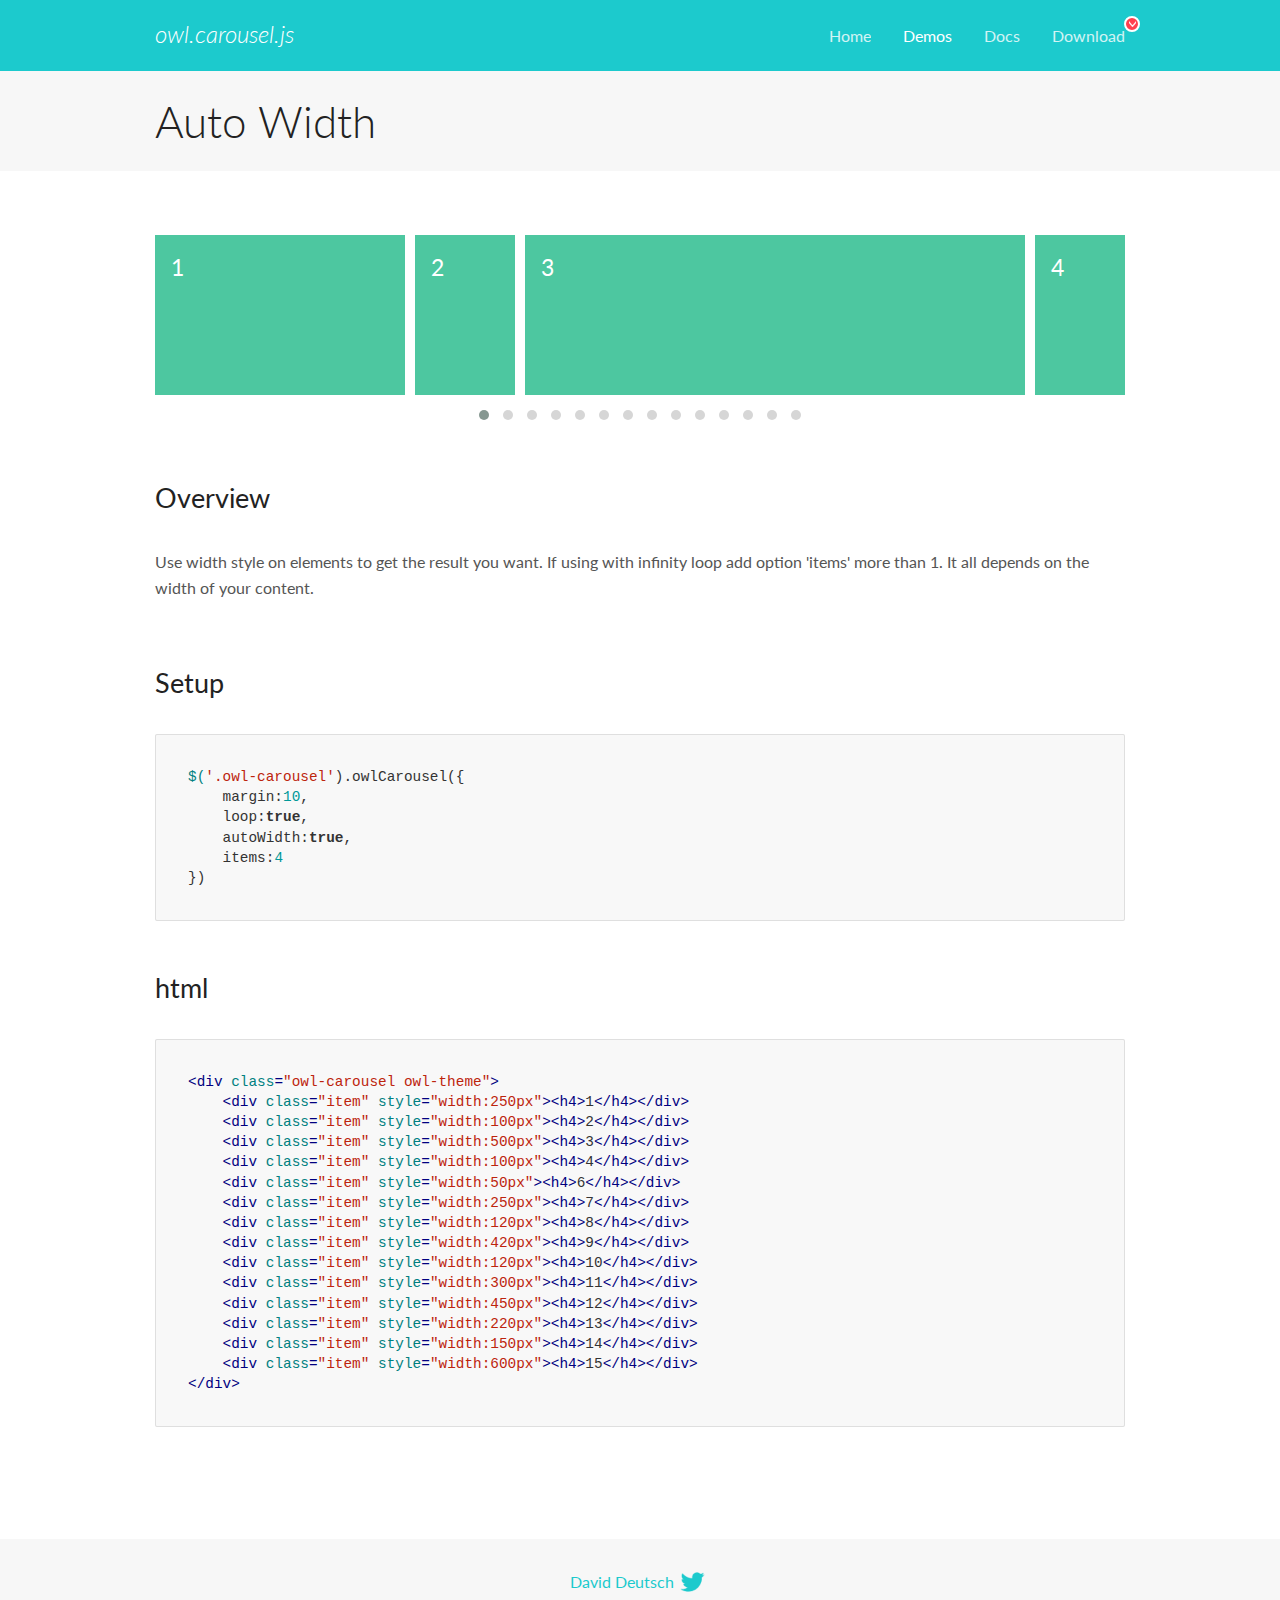
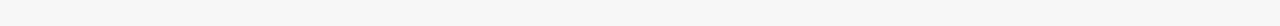
<file: public/assets/lib/owl.carousel/docs/demos/autowidth.html>
<!DOCTYPE html>
<html lang="en">
  <head>

    <!-- head -->
    <meta charset="utf-8">
    <meta name="msapplication-tap-highlight" content="no" />
    <meta name="viewport" content="width=device-width, initial-scale=1.0" />
    <meta name="description" content="Auto Width">
    <meta name="author" content="David Deutsch">
    <title>
      Auto Width Demo | Owl Carousel | 2.2.1
    </title>

    <!-- Stylesheets -->
    <link href='https://fonts.googleapis.com/css?family=Lato:300,400,700,400italic,300italic' rel='stylesheet' type='text/css'>
    <link rel="stylesheet" href="../assets/css/docs.theme.min.css">

    <!-- Owl Stylesheets -->
    <link rel="stylesheet" href="../assets/owlcarousel/assets/owl.carousel.min.css">
    <link rel="stylesheet" href="../assets/owlcarousel/assets/owl.theme.default.min.css">

    <!-- HTML5 shim and Respond.js IE8 support of HTML5 elements and media queries -->

    <!--[if lt IE 9]>
      <script src="https://oss.maxcdn.com/libs/html5shiv/3.7.0/html5shiv.js"></script>
      <script src="https://oss.maxcdn.com/libs/respond.js/1.3.0/respond.min.js"></script>
    <![endif]-->

    <!-- Favicons -->
    <link rel="apple-touch-icon-precomposed" sizes="144x144" href="../assets/ico/apple-touch-icon-144-precomposed.png">
    <link rel="shortcut icon" href="../assets/ico/favicon.png">
    <link rel="shortcut icon" href="favicon.ico">

    <!-- Yeah i know js should not be in header. Its required for demos.-->

    <!-- javascript -->
    <script src="../assets/vendors/jquery.min.js"></script>
    <script src="../assets/owlcarousel/owl.carousel.js"></script>
  </head>
  <body>

    <!-- header -->
    <header class="header">
      <div class="row">
        <div class="large-12 columns">
          <div class="brand left">
            <h3>
              <a href="/OwlCarousel2/">owl.carousel.js</a> 
            </h3>
          </div>
          <a id="toggle-nav" class="right">
            <span></span> <span></span> <span></span> 
          </a> 
          <div class="nav-bar">
            <ul class="clearfix">
              <li> <a href="/OwlCarousel2/index.html">Home</a>  </li>
              <li class="active">
                <a href="/OwlCarousel2/demos/demos.html">Demos</a> 
              </li>
              <li> <a href="/OwlCarousel2/docs/started-welcome.html">Docs</a>  </li>
              <li>
                <a href="https://github.com/OwlCarousel2/OwlCarousel2/archive/2.2.1.zip">Download</a> 
                <span class="download"></span> 
              </li>
            </ul>
          </div>
        </div>
      </div>
    </header>

    <!-- title -->
    <section class="title">
      <div class="row">
        <div class="large-12 columns">
          <h1>Auto Width</h1>
        </div>
      </div>
    </section>

    <!--  Demos -->
    <section id="demos">
      <div class="row">
        <div class="large-12 columns">
          <div class="owl-carousel owl-theme">
            <div class="item" style="width:250px">
              <h4>1</h4>
            </div>
            <div class="item" style="width:100px">
              <h4>2</h4>
            </div>
            <div class="item" style="width:500px">
              <h4>3</h4>
            </div>
            <div class="item" style="width:100px">
              <h4>4</h4>
            </div>
            <div class="item" style="width:50px">
              <h4>6</h4>
            </div>
            <div class="item" style="width:250px">
              <h4>7</h4>
            </div>
            <div class="item" style="width:120px">
              <h4>8</h4>
            </div>
            <div class="item" style="width:420px">
              <h4>9</h4>
            </div>
            <div class="item" style="width:120px">
              <h4>10</h4>
            </div>
            <div class="item" style="width:300px">
              <h4>11</h4>
            </div>
            <div class="item" style="width:450px">
              <h4>12</h4>
            </div>
            <div class="item" style="width:220px">
              <h4>13</h4>
            </div>
            <div class="item" style="width:150px">
              <h4>14</h4>
            </div>
            <div class="item" style="width:600px">
              <h4>15</h4>
            </div>
          </div>
          <h3 id="overview">Overview</h3>
          <p>Use width style on elements to get the result you want. If using with infinity loop add option &#39;items&#39; more than 1. It all depends on the width of your content.</p>
          <h3 id="setup">Setup</h3>
          <pre><code>$(&#39;.owl-carousel&#39;).owlCarousel({
    margin:10,
    loop:true,
    autoWidth:true,
    items:4
})</code></pre>
          <h3 id="html">html</h3>
          <pre><code>&lt;div class=&quot;owl-carousel owl-theme&quot;&gt;
    &lt;div class=&quot;item&quot; style=&quot;width:250px&quot;&gt;&lt;h4&gt;1&lt;/h4&gt;&lt;/div&gt;
    &lt;div class=&quot;item&quot; style=&quot;width:100px&quot;&gt;&lt;h4&gt;2&lt;/h4&gt;&lt;/div&gt;
    &lt;div class=&quot;item&quot; style=&quot;width:500px&quot;&gt;&lt;h4&gt;3&lt;/h4&gt;&lt;/div&gt;
    &lt;div class=&quot;item&quot; style=&quot;width:100px&quot;&gt;&lt;h4&gt;4&lt;/h4&gt;&lt;/div&gt;
    &lt;div class=&quot;item&quot; style=&quot;width:50px&quot;&gt;&lt;h4&gt;6&lt;/h4&gt;&lt;/div&gt;
    &lt;div class=&quot;item&quot; style=&quot;width:250px&quot;&gt;&lt;h4&gt;7&lt;/h4&gt;&lt;/div&gt;
    &lt;div class=&quot;item&quot; style=&quot;width:120px&quot;&gt;&lt;h4&gt;8&lt;/h4&gt;&lt;/div&gt;
    &lt;div class=&quot;item&quot; style=&quot;width:420px&quot;&gt;&lt;h4&gt;9&lt;/h4&gt;&lt;/div&gt;
    &lt;div class=&quot;item&quot; style=&quot;width:120px&quot;&gt;&lt;h4&gt;10&lt;/h4&gt;&lt;/div&gt;
    &lt;div class=&quot;item&quot; style=&quot;width:300px&quot;&gt;&lt;h4&gt;11&lt;/h4&gt;&lt;/div&gt;
    &lt;div class=&quot;item&quot; style=&quot;width:450px&quot;&gt;&lt;h4&gt;12&lt;/h4&gt;&lt;/div&gt;
    &lt;div class=&quot;item&quot; style=&quot;width:220px&quot;&gt;&lt;h4&gt;13&lt;/h4&gt;&lt;/div&gt;
    &lt;div class=&quot;item&quot; style=&quot;width:150px&quot;&gt;&lt;h4&gt;14&lt;/h4&gt;&lt;/div&gt;
    &lt;div class=&quot;item&quot; style=&quot;width:600px&quot;&gt;&lt;h4&gt;15&lt;/h4&gt;&lt;/div&gt;
&lt;/div&gt;</code></pre>
          <script>
            $(document).ready(function() {
              $('.owl-carousel').owlCarousel({
                margin: 10,
                loop: true,
                autoWidth: true,
                items: 4
              })
            })
          </script>
        </div>
      </div>
    </section>

    <!-- footer -->
    <footer class="footer">
      <div class="row">
        <div class="large-12 columns">
          <h5>
            <a href="/OwlCarousel2/docs/support-contact.html">David Deutsch</a> 
            <a id="custom-tweet-button" href="https://twitter.com/share?url=https://github.com/OwlCarousel2/OwlCarousel2&text=Owl Carousel - This is so awesome! " target="_blank"></a> 
          </h5>
        </div>
      </div>
    </footer>

    <!-- vendors -->
    <script src="../assets/vendors/highlight.js"></script>
    <script src="../assets/js/app.js"></script>
  </body>
</html>
</file>
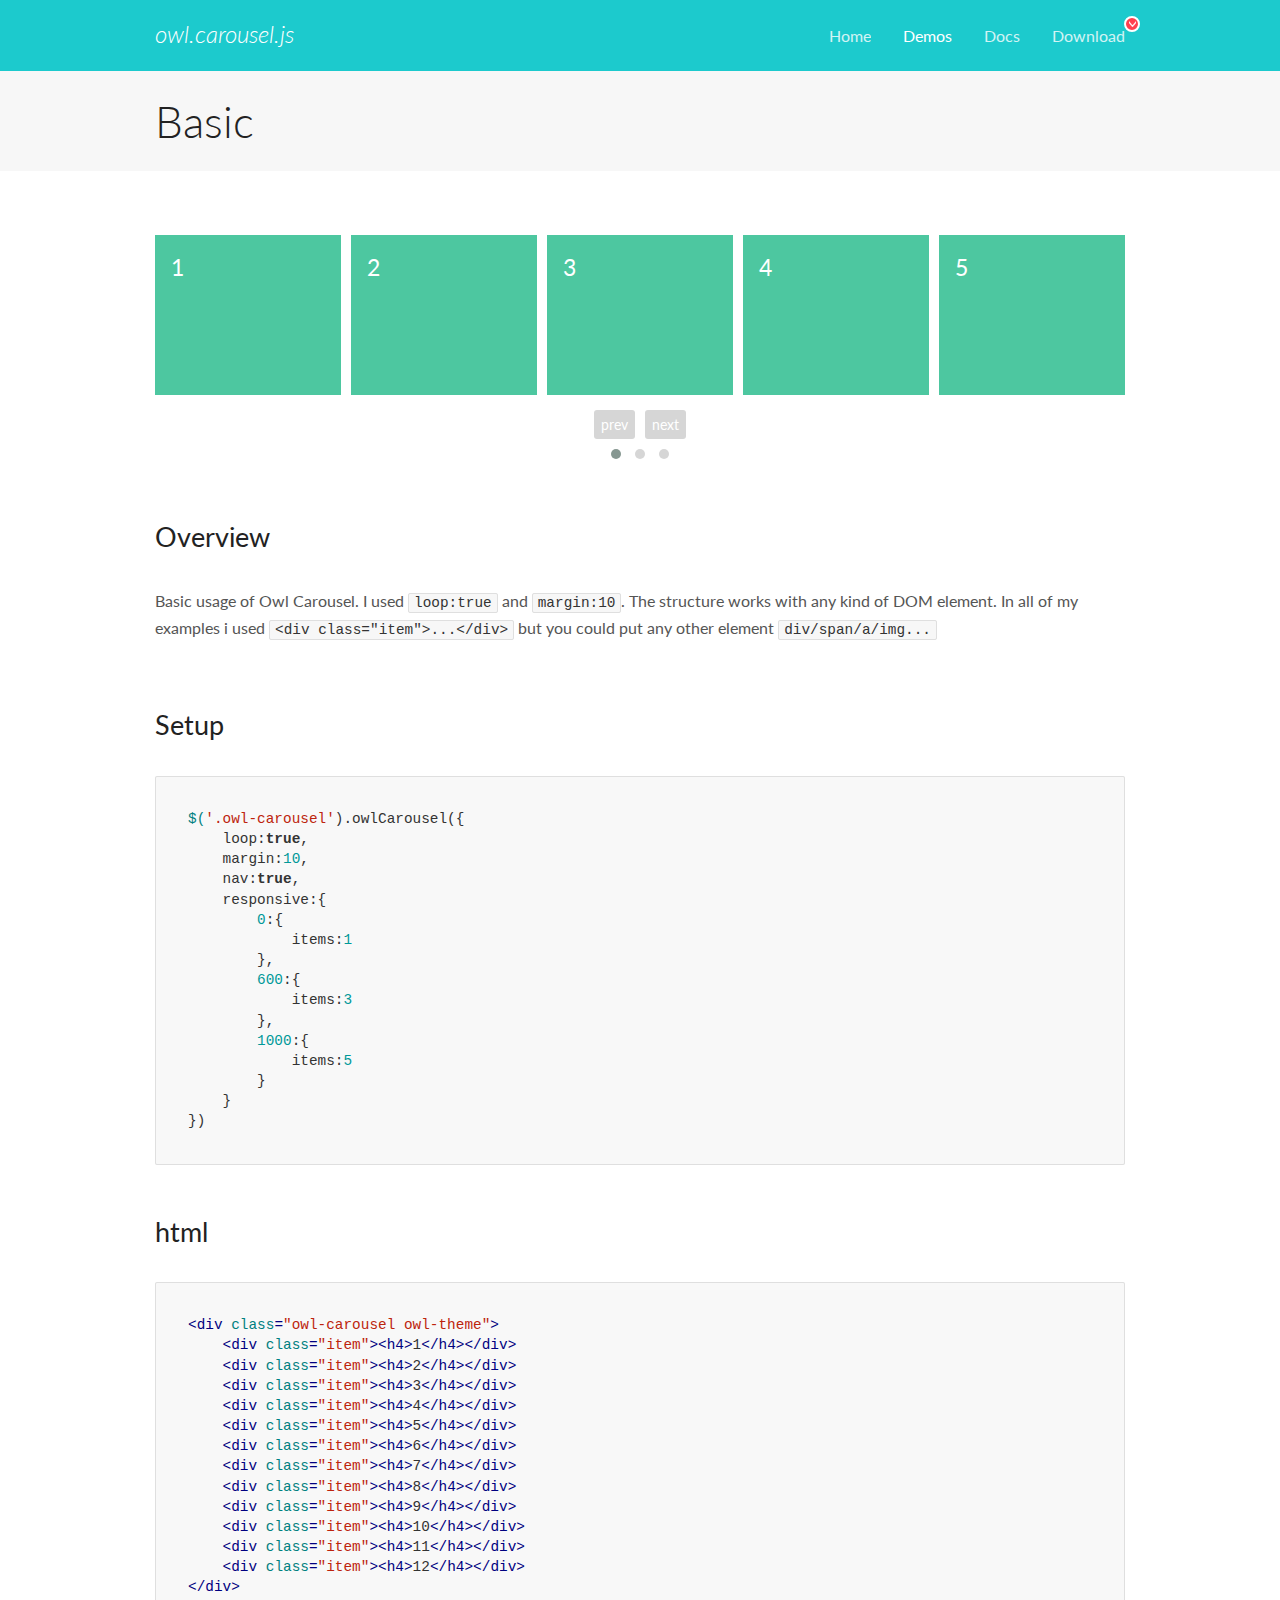
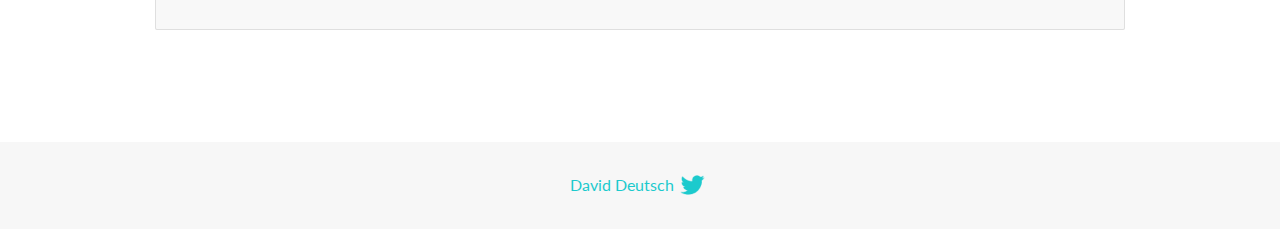
<file: public/assets/lib/owl.carousel/docs/demos/basic.html>
<!DOCTYPE html>
<html lang="en">
  <head>

    <!-- head -->
    <meta charset="utf-8">
    <meta name="msapplication-tap-highlight" content="no" />
    <meta name="viewport" content="width=device-width, initial-scale=1.0" />
    <meta name="description" content="Basic usage demo">
    <meta name="author" content="David Deutsch">
    <title>
      Basic Demo | Owl Carousel | 2.2.1
    </title>

    <!-- Stylesheets -->
    <link href='https://fonts.googleapis.com/css?family=Lato:300,400,700,400italic,300italic' rel='stylesheet' type='text/css'>
    <link rel="stylesheet" href="../assets/css/docs.theme.min.css">

    <!-- Owl Stylesheets -->
    <link rel="stylesheet" href="../assets/owlcarousel/assets/owl.carousel.min.css">
    <link rel="stylesheet" href="../assets/owlcarousel/assets/owl.theme.default.min.css">

    <!-- HTML5 shim and Respond.js IE8 support of HTML5 elements and media queries -->

    <!--[if lt IE 9]>
      <script src="https://oss.maxcdn.com/libs/html5shiv/3.7.0/html5shiv.js"></script>
      <script src="https://oss.maxcdn.com/libs/respond.js/1.3.0/respond.min.js"></script>
    <![endif]-->

    <!-- Favicons -->
    <link rel="apple-touch-icon-precomposed" sizes="144x144" href="../assets/ico/apple-touch-icon-144-precomposed.png">
    <link rel="shortcut icon" href="../assets/ico/favicon.png">
    <link rel="shortcut icon" href="favicon.ico">

    <!-- Yeah i know js should not be in header. Its required for demos.-->

    <!-- javascript -->
    <script src="../assets/vendors/jquery.min.js"></script>
    <script src="../assets/owlcarousel/owl.carousel.js"></script>
  </head>
  <body>

    <!-- header -->
    <header class="header">
      <div class="row">
        <div class="large-12 columns">
          <div class="brand left">
            <h3>
              <a href="/OwlCarousel2/">owl.carousel.js</a> 
            </h3>
          </div>
          <a id="toggle-nav" class="right">
            <span></span> <span></span> <span></span> 
          </a> 
          <div class="nav-bar">
            <ul class="clearfix">
              <li> <a href="/OwlCarousel2/index.html">Home</a>  </li>
              <li class="active">
                <a href="/OwlCarousel2/demos/demos.html">Demos</a> 
              </li>
              <li> <a href="/OwlCarousel2/docs/started-welcome.html">Docs</a>  </li>
              <li>
                <a href="https://github.com/OwlCarousel2/OwlCarousel2/archive/2.2.1.zip">Download</a> 
                <span class="download"></span> 
              </li>
            </ul>
          </div>
        </div>
      </div>
    </header>

    <!-- title -->
    <section class="title">
      <div class="row">
        <div class="large-12 columns">
          <h1>Basic</h1>
        </div>
      </div>
    </section>

    <!--  Demos -->
    <section id="demos">
      <div class="row">
        <div class="large-12 columns">
          <div class="owl-carousel owl-theme">
            <div class="item">
              <h4>1</h4>
            </div>
            <div class="item">
              <h4>2</h4>
            </div>
            <div class="item">
              <h4>3</h4>
            </div>
            <div class="item">
              <h4>4</h4>
            </div>
            <div class="item">
              <h4>5</h4>
            </div>
            <div class="item">
              <h4>6</h4>
            </div>
            <div class="item">
              <h4>7</h4>
            </div>
            <div class="item">
              <h4>8</h4>
            </div>
            <div class="item">
              <h4>9</h4>
            </div>
            <div class="item">
              <h4>10</h4>
            </div>
            <div class="item">
              <h4>11</h4>
            </div>
            <div class="item">
              <h4>12</h4>
            </div>
          </div>
          <h3 id="overview">Overview</h3>
          <p>Basic usage of Owl Carousel. I used <code>loop:true</code> and <code>margin:10</code>. The structure works with any kind of DOM element. In all of my examples i used <code>&lt;div class=&quot;item&quot;&gt;...&lt;/div&gt;</code> but you could
            put any other element <code>div/span/a/img...</code></p>
          <h3 id="setup">Setup</h3>
          <pre><code>$(&#39;.owl-carousel&#39;).owlCarousel({
    loop:true,
    margin:10,
    nav:true,
    responsive:{
        0:{
            items:1
        },
        600:{
            items:3
        },
        1000:{
            items:5
        }
    }
})</code></pre>
          <h3 id="html">html</h3>
          <pre><code>&lt;div class=&quot;owl-carousel owl-theme&quot;&gt;
    &lt;div class=&quot;item&quot;&gt;&lt;h4&gt;1&lt;/h4&gt;&lt;/div&gt;
    &lt;div class=&quot;item&quot;&gt;&lt;h4&gt;2&lt;/h4&gt;&lt;/div&gt;
    &lt;div class=&quot;item&quot;&gt;&lt;h4&gt;3&lt;/h4&gt;&lt;/div&gt;
    &lt;div class=&quot;item&quot;&gt;&lt;h4&gt;4&lt;/h4&gt;&lt;/div&gt;
    &lt;div class=&quot;item&quot;&gt;&lt;h4&gt;5&lt;/h4&gt;&lt;/div&gt;
    &lt;div class=&quot;item&quot;&gt;&lt;h4&gt;6&lt;/h4&gt;&lt;/div&gt;
    &lt;div class=&quot;item&quot;&gt;&lt;h4&gt;7&lt;/h4&gt;&lt;/div&gt;
    &lt;div class=&quot;item&quot;&gt;&lt;h4&gt;8&lt;/h4&gt;&lt;/div&gt;
    &lt;div class=&quot;item&quot;&gt;&lt;h4&gt;9&lt;/h4&gt;&lt;/div&gt;
    &lt;div class=&quot;item&quot;&gt;&lt;h4&gt;10&lt;/h4&gt;&lt;/div&gt;
    &lt;div class=&quot;item&quot;&gt;&lt;h4&gt;11&lt;/h4&gt;&lt;/div&gt;
    &lt;div class=&quot;item&quot;&gt;&lt;h4&gt;12&lt;/h4&gt;&lt;/div&gt;
&lt;/div&gt;</code></pre>
          <script>
            $(document).ready(function() {
              var owl = $('.owl-carousel');
              owl.owlCarousel({
                margin: 10,
                nav: true,
                loop: true,
                responsive: {
                  0: {
                    items: 1
                  },
                  600: {
                    items: 3
                  },
                  1000: {
                    items: 5
                  }
                }
              })
            })
          </script>
        </div>
      </div>
    </section>

    <!-- footer -->
    <footer class="footer">
      <div class="row">
        <div class="large-12 columns">
          <h5>
            <a href="/OwlCarousel2/docs/support-contact.html">David Deutsch</a> 
            <a id="custom-tweet-button" href="https://twitter.com/share?url=https://github.com/OwlCarousel2/OwlCarousel2&text=Owl Carousel - This is so awesome! " target="_blank"></a> 
          </h5>
        </div>
      </div>
    </footer>

    <!-- vendors -->
    <script src="../assets/vendors/highlight.js"></script>
    <script src="../assets/js/app.js"></script>
  </body>
</html>
</file>
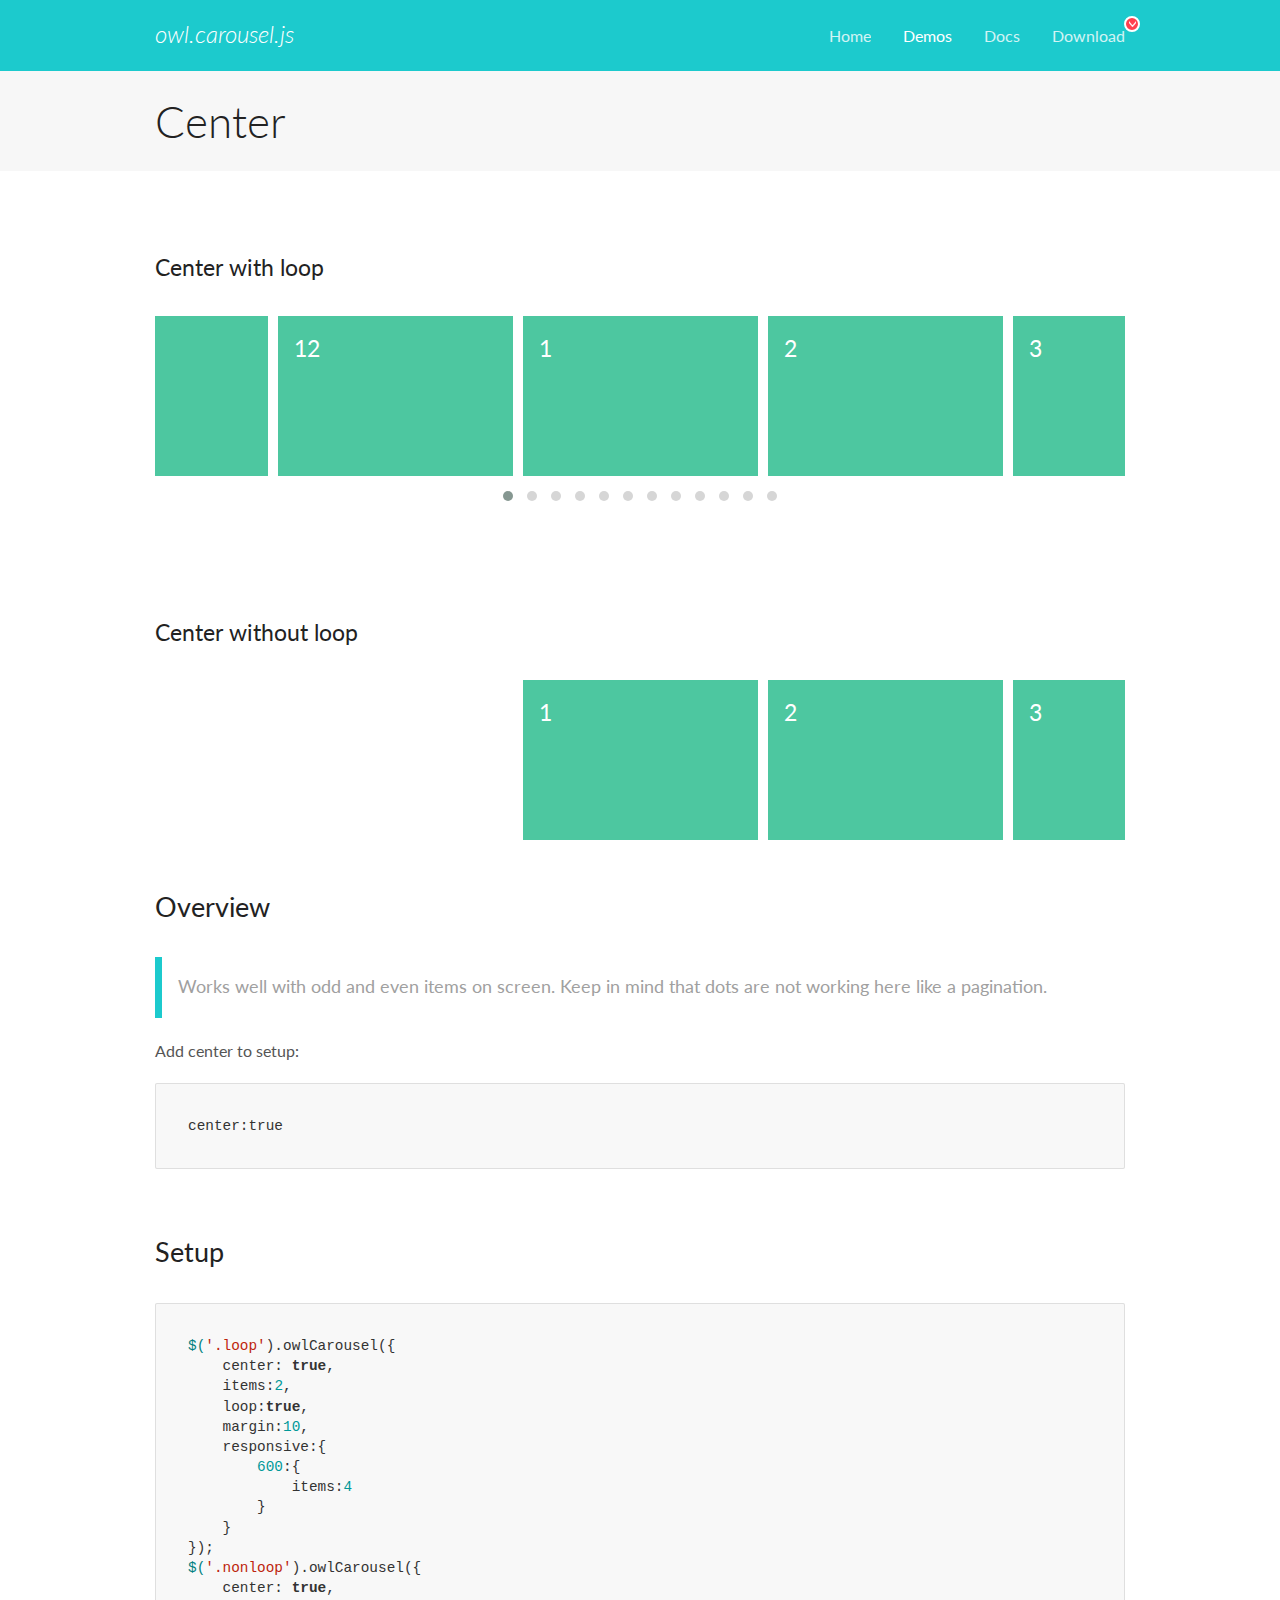
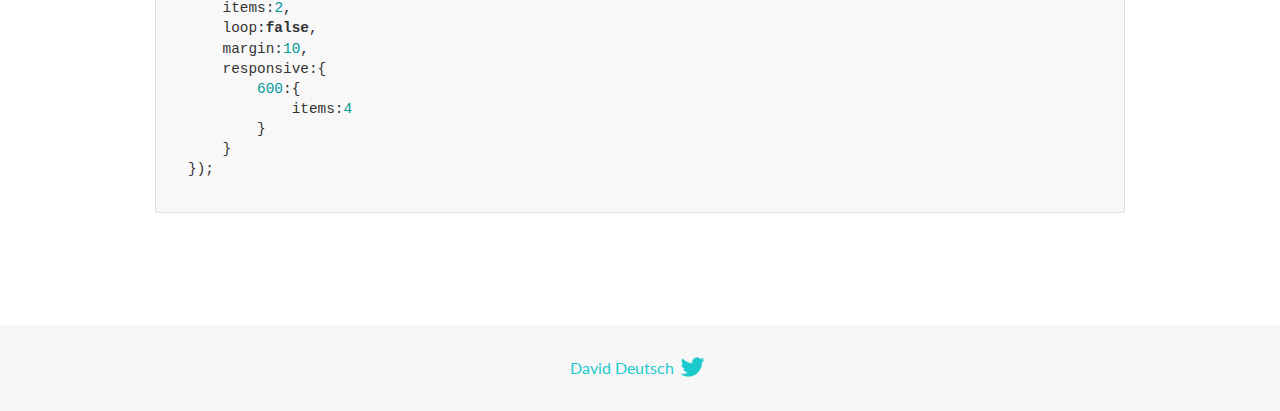
<file: public/assets/lib/owl.carousel/docs/demos/center.html>
<!DOCTYPE html>
<html lang="en">
  <head>

    <!-- head -->
    <meta charset="utf-8">
    <meta name="msapplication-tap-highlight" content="no" />
    <meta name="viewport" content="width=device-width, initial-scale=1.0" />
    <meta name="description" content="Center carousel">
    <meta name="author" content="David Deutsch">
    <title>
      Center Demo | Owl Carousel | 2.2.1
    </title>

    <!-- Stylesheets -->
    <link href='https://fonts.googleapis.com/css?family=Lato:300,400,700,400italic,300italic' rel='stylesheet' type='text/css'>
    <link rel="stylesheet" href="../assets/css/docs.theme.min.css">

    <!-- Owl Stylesheets -->
    <link rel="stylesheet" href="../assets/owlcarousel/assets/owl.carousel.min.css">
    <link rel="stylesheet" href="../assets/owlcarousel/assets/owl.theme.default.min.css">

    <!-- HTML5 shim and Respond.js IE8 support of HTML5 elements and media queries -->

    <!--[if lt IE 9]>
      <script src="https://oss.maxcdn.com/libs/html5shiv/3.7.0/html5shiv.js"></script>
      <script src="https://oss.maxcdn.com/libs/respond.js/1.3.0/respond.min.js"></script>
    <![endif]-->

    <!-- Favicons -->
    <link rel="apple-touch-icon-precomposed" sizes="144x144" href="../assets/ico/apple-touch-icon-144-precomposed.png">
    <link rel="shortcut icon" href="../assets/ico/favicon.png">
    <link rel="shortcut icon" href="favicon.ico">

    <!-- Yeah i know js should not be in header. Its required for demos.-->

    <!-- javascript -->
    <script src="../assets/vendors/jquery.min.js"></script>
    <script src="../assets/owlcarousel/owl.carousel.js"></script>
  </head>
  <body>

    <!-- header -->
    <header class="header">
      <div class="row">
        <div class="large-12 columns">
          <div class="brand left">
            <h3>
              <a href="/OwlCarousel2/">owl.carousel.js</a> 
            </h3>
          </div>
          <a id="toggle-nav" class="right">
            <span></span> <span></span> <span></span> 
          </a> 
          <div class="nav-bar">
            <ul class="clearfix">
              <li> <a href="/OwlCarousel2/index.html">Home</a>  </li>
              <li class="active">
                <a href="/OwlCarousel2/demos/demos.html">Demos</a> 
              </li>
              <li> <a href="/OwlCarousel2/docs/started-welcome.html">Docs</a>  </li>
              <li>
                <a href="https://github.com/OwlCarousel2/OwlCarousel2/archive/2.2.1.zip">Download</a> 
                <span class="download"></span> 
              </li>
            </ul>
          </div>
        </div>
      </div>
    </header>

    <!-- title -->
    <section class="title">
      <div class="row">
        <div class="large-12 columns">
          <h1>Center</h1>
        </div>
      </div>
    </section>

    <!--  Demos -->
    <section id="demos">
      <div class="row">
        <div class="large-12 columns">
          <h4 id="center-with-loop">Center with loop</h4>
          <div class="loop owl-carousel owl-theme">
            <div class="item">
              <h4>1</h4>
            </div>
            <div class="item">
              <h4>2</h4>
            </div>
            <div class="item">
              <h4>3</h4>
            </div>
            <div class="item">
              <h4>4</h4>
            </div>
            <div class="item">
              <h4>5</h4>
            </div>
            <div class="item">
              <h4>6</h4>
            </div>
            <div class="item">
              <h4>7</h4>
            </div>
            <div class="item">
              <h4>8</h4>
            </div>
            <div class="item">
              <h4>9</h4>
            </div>
            <div class="item">
              <h4>10</h4>
            </div>
            <div class="item">
              <h4>11</h4>
            </div>
            <div class="item">
              <h4>12</h4>
            </div>
          </div>
          <br>
          <h4 id="center-without-loop">Center without loop</h4>
          <div class="nonloop owl-carousel">
            <div class="item">
              <h4>1</h4>
            </div>
            <div class="item">
              <h4>2</h4>
            </div>
            <div class="item">
              <h4>3</h4>
            </div>
            <div class="item">
              <h4>4</h4>
            </div>
            <div class="item">
              <h4>5</h4>
            </div>
            <div class="item">
              <h4>6</h4>
            </div>
            <div class="item">
              <h4>7</h4>
            </div>
            <div class="item">
              <h4>8</h4>
            </div>
            <div class="item">
              <h4>9</h4>
            </div>
            <div class="item">
              <h4>10</h4>
            </div>
            <div class="item">
              <h4>11</h4>
            </div>
            <div class="item">
              <h4>12</h4>
            </div>
          </div>
          <h3 id="overview">Overview</h3>
          <blockquote>
            <p>Works well with odd and even items on screen. Keep in mind that dots are not working here like a pagination.</p>
          </blockquote>
          <p>Add center to setup:</p>
          <pre><code>center:true</code></pre>
          <h3 id="setup">Setup</h3>
          <pre><code>$(&#39;.loop&#39;).owlCarousel({
    center: true,
    items:2,
    loop:true,
    margin:10,
    responsive:{
        600:{
            items:4
        }
    }
});
$(&#39;.nonloop&#39;).owlCarousel({
    center: true,
    items:2,
    loop:false,
    margin:10,
    responsive:{
        600:{
            items:4
        }
    }
});</code></pre>
          <script>
            jQuery(document).ready(function($) {
              $('.loop').owlCarousel({
                center: true,
                items: 2,
                loop: true,
                margin: 10,
                responsive: {
                  600: {
                    items: 4
                  }
                }
              });
              $('.nonloop').owlCarousel({
                center: true,
                items: 2,
                loop: false,
                margin: 10,
                responsive: {
                  600: {
                    items: 4
                  }
                }
              });
            });
          </script>
        </div>
      </div>
    </section>

    <!-- footer -->
    <footer class="footer">
      <div class="row">
        <div class="large-12 columns">
          <h5>
            <a href="/OwlCarousel2/docs/support-contact.html">David Deutsch</a> 
            <a id="custom-tweet-button" href="https://twitter.com/share?url=https://github.com/OwlCarousel2/OwlCarousel2&text=Owl Carousel - This is so awesome! " target="_blank"></a> 
          </h5>
        </div>
      </div>
    </footer>

    <!-- vendors -->
    <script src="../assets/vendors/highlight.js"></script>
    <script src="../assets/js/app.js"></script>
  </body>
</html>
</file>
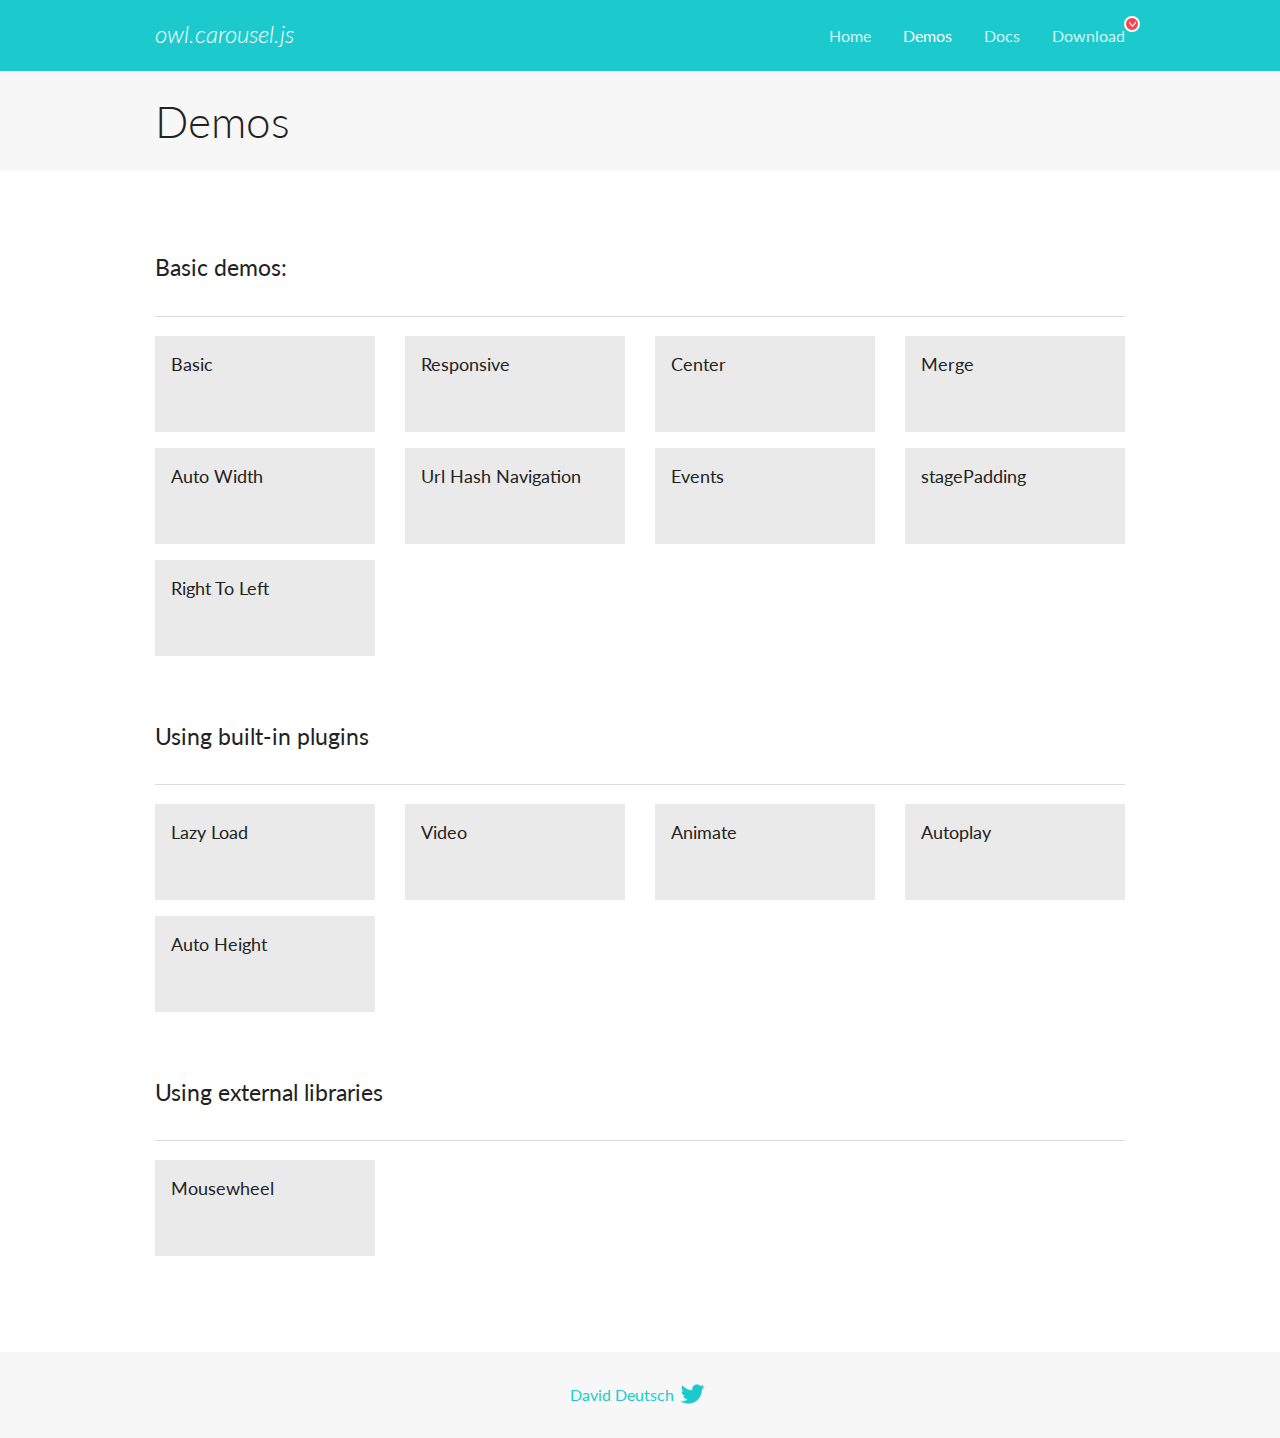
<file: public/assets/lib/owl.carousel/docs/demos/demos.html>
<!DOCTYPE html>
<html lang="en">
  <head>

    <!-- head -->
    <meta charset="utf-8">
    <meta name="msapplication-tap-highlight" content="no" />
    <meta name="viewport" content="width=device-width, initial-scale=1.0" />
    <meta name="description" content="A list of Owl Carousel examples.">
    <meta name="author" content="David Deutsch">
    <title>
      Demos | Owl Carousel | 2.2.1
    </title>

    <!-- Stylesheets -->
    <link href='https://fonts.googleapis.com/css?family=Lato:300,400,700,400italic,300italic' rel='stylesheet' type='text/css'>
    <link rel="stylesheet" href="../assets/css/docs.theme.min.css">

    <!-- Owl Stylesheets -->
    <link rel="stylesheet" href="../assets/owlcarousel/assets/owl.carousel.min.css">
    <link rel="stylesheet" href="../assets/owlcarousel/assets/owl.theme.default.min.css">

    <!-- HTML5 shim and Respond.js IE8 support of HTML5 elements and media queries -->

    <!--[if lt IE 9]>
      <script src="https://oss.maxcdn.com/libs/html5shiv/3.7.0/html5shiv.js"></script>
      <script src="https://oss.maxcdn.com/libs/respond.js/1.3.0/respond.min.js"></script>
    <![endif]-->

    <!-- Favicons -->
    <link rel="apple-touch-icon-precomposed" sizes="144x144" href="../assets/ico/apple-touch-icon-144-precomposed.png">
    <link rel="shortcut icon" href="../assets/ico/favicon.png">
    <link rel="shortcut icon" href="favicon.ico">

    <!-- Yeah i know js should not be in header. Its required for demos.-->

    <!-- javascript -->
    <script src="../assets/vendors/jquery.min.js"></script>
    <script src="../assets/owlcarousel/owl.carousel.js"></script>
  </head>
  <body>

    <!-- header -->
    <header class="header">
      <div class="row">
        <div class="large-12 columns">
          <div class="brand left">
            <h3>
              <a href="/OwlCarousel2/">owl.carousel.js</a> 
            </h3>
          </div>
          <a id="toggle-nav" class="right">
            <span></span> <span></span> <span></span> 
          </a> 
          <div class="nav-bar">
            <ul class="clearfix">
              <li> <a href="/OwlCarousel2/index.html">Home</a>  </li>
              <li class="active">
                <a href="/OwlCarousel2/demos/demos.html">Demos</a> 
              </li>
              <li> <a href="/OwlCarousel2/docs/started-welcome.html">Docs</a>  </li>
              <li>
                <a href="https://github.com/OwlCarousel2/OwlCarousel2/archive/2.2.1.zip">Download</a> 
                <span class="download"></span> 
              </li>
            </ul>
          </div>
        </div>
      </div>
    </header>

    <!-- title -->
    <section class="title">
      <div class="row">
        <div class="large-12 columns">
          <h1>Demos</h1>
        </div>
      </div>
    </section>

    <!--  Demos -->
    <section id="demos">
      <div class="row">
        <div class="large-12 columns">
          <h4 id="basic-demos-">Basic demos:</h4>
          <hr>
          <div class="demo-list">
            <div class="row">
              <div class="small-6 medium-4 large-3 columns">
                <a href="basic.html" class="demo-block">
                  <h5>Basic </h5>
                </a> 
              </div>
              <div class="small-6 medium-4 large-3 columns">
                <a href="responsive.html" class="demo-block">
                  <h5>Responsive </h5>
                </a> 
              </div>
              <div class="small-6 medium-4 large-3 columns">
                <a href="center.html" class="demo-block">
                  <h5>Center </h5>
                </a> 
              </div>
              <div class="small-6 medium-4 large-3 columns">
                <a href="merge.html" class="demo-block">
                  <h5>Merge </h5>
                </a> 
              </div>
              <div class="small-6 medium-4 large-3 columns">
                <a href="autowidth.html" class="demo-block">
                  <h5>Auto Width </h5>
                </a> 
              </div>
              <div class="small-6 medium-4 large-3 columns">
                <a href="urlhashnav.html" class="demo-block">
                  <h5>Url Hash Navigation </h5>
                </a> 
              </div>
              <div class="small-6 medium-4 large-3 columns">
                <a href="events.html" class="demo-block">
                  <h5>Events </h5>
                </a> 
              </div>
              <div class="small-6 medium-4 large-3 columns">
                <a href="stagepadding.html" class="demo-block">
                  <h5>stagePadding </h5>
                </a> 
              </div>
              <div class="small-6 medium-4 large-3 columns">
                <a href="rtl.html" class="demo-block">
                  <h5>Right To Left </h5>
                </a> 
              </div>
            </div>
          </div>
          <h4 id="using-built-in-plugins">Using built-in plugins</h4>
          <hr>
          <div class="demo-list">
            <div class="row">
              <div class="small-6 medium-4 large-3 columns">
                <a href="lazyLoad.html" class="demo-block">
                  <h5>Lazy Load </h5>
                </a> 
              </div>
              <div class="small-6 medium-4 large-3 columns">
                <a href="video.html" class="demo-block">
                  <h5>Video </h5>
                </a> 
              </div>
              <div class="small-6 medium-4 large-3 columns">
                <a href="animate.html" class="demo-block">
                  <h5>Animate </h5>
                </a> 
              </div>
              <div class="small-6 medium-4 large-3 columns">
                <a href="autoplay.html" class="demo-block">
                  <h5>Autoplay </h5>
                </a> 
              </div>
              <div class="small-6 medium-4 large-3 columns">
                <a href="autoheight.html" class="demo-block">
                  <h5>Auto Height </h5>
                </a> 
              </div>
            </div>
          </div>
          <h4 id="using-external-libraries">Using external libraries</h4>
          <hr>
          <div class="demo-list">
            <div class="row">
              <div class="small-6 medium-4 large-3 columns">
                <a href="mousewheel.html" class="demo-block">
                  <h5>Mousewheel </h5>
                </a> 
              </div>
            </div>
          </div>
        </div>
      </div>
    </section>

    <!-- footer -->
    <footer class="footer">
      <div class="row">
        <div class="large-12 columns">
          <h5>
            <a href="/OwlCarousel2/docs/support-contact.html">David Deutsch</a> 
            <a id="custom-tweet-button" href="https://twitter.com/share?url=https://github.com/OwlCarousel2/OwlCarousel2&text=Owl Carousel - This is so awesome! " target="_blank"></a> 
          </h5>
        </div>
      </div>
    </footer>

    <!-- vendors -->
    <script src="../assets/vendors/highlight.js"></script>
    <script src="../assets/js/app.js"></script>
  </body>
</html>
</file>
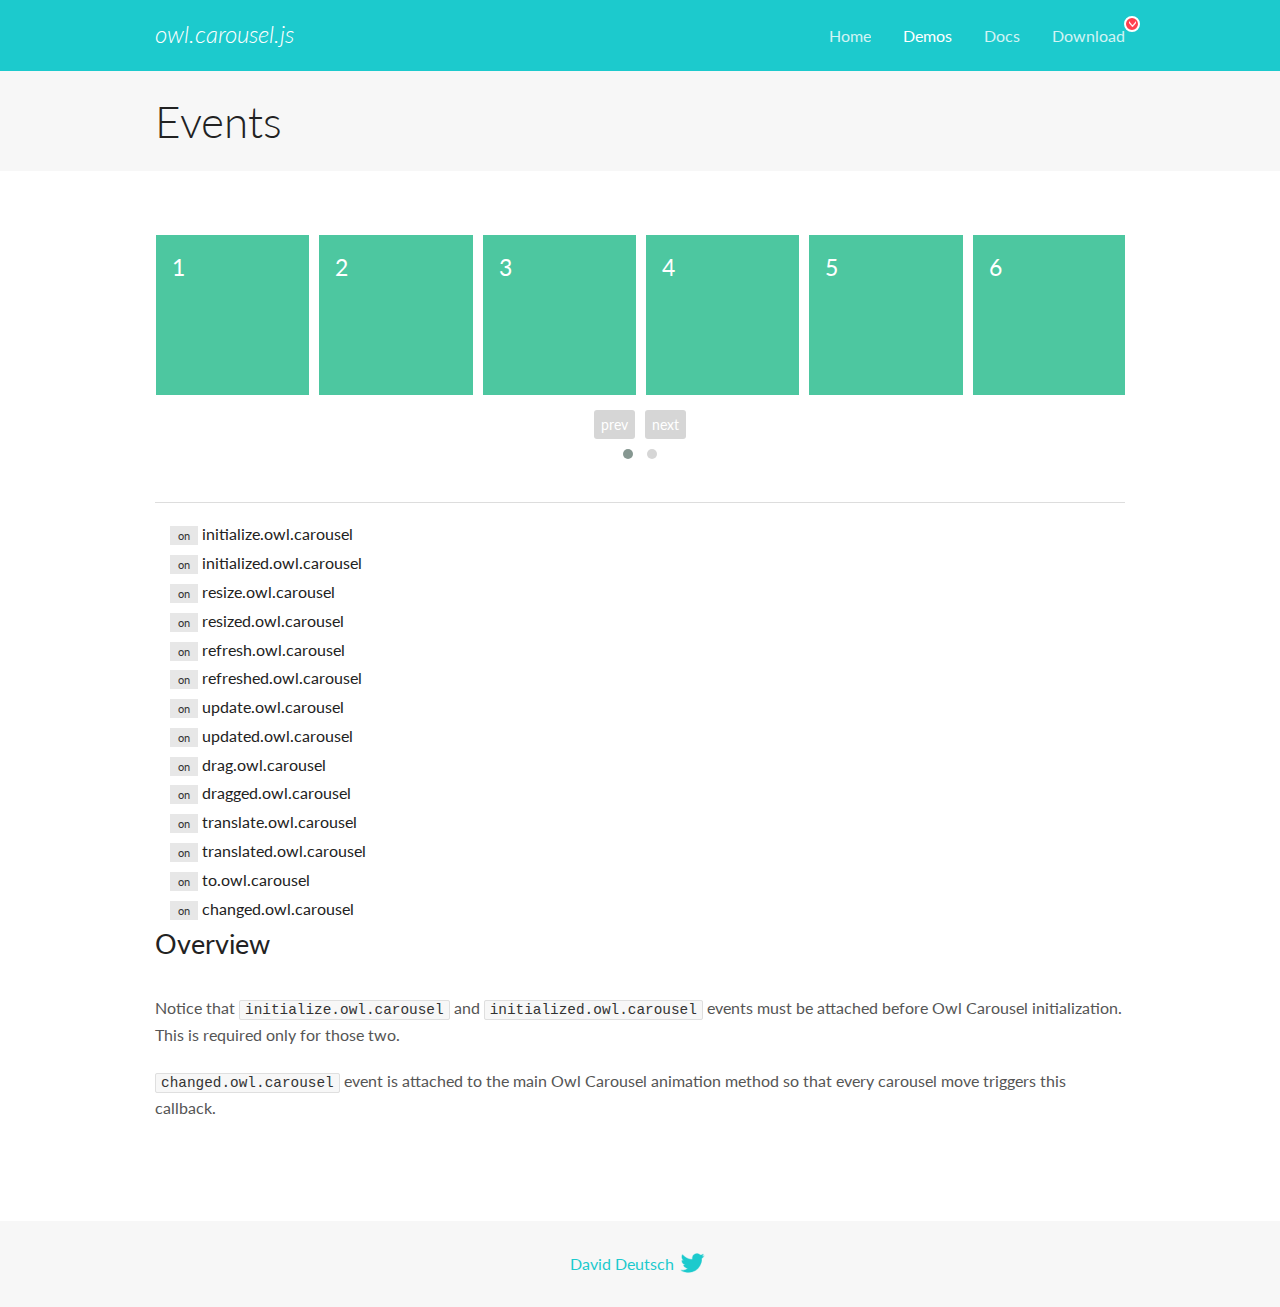
<file: public/assets/lib/owl.carousel/docs/demos/events.html>
<!DOCTYPE html>
<html lang="en">
  <head>

    <!-- head -->
    <meta charset="utf-8">
    <meta name="msapplication-tap-highlight" content="no" />
    <meta name="viewport" content="width=device-width, initial-scale=1.0" />
    <meta name="description" content="Events usage demo">
    <meta name="author" content="David Deutsch">
    <title>
      Events Demo | Owl Carousel | 2.2.1
    </title>

    <!-- Stylesheets -->
    <link href='https://fonts.googleapis.com/css?family=Lato:300,400,700,400italic,300italic' rel='stylesheet' type='text/css'>
    <link rel="stylesheet" href="../assets/css/docs.theme.min.css">

    <!-- Owl Stylesheets -->
    <link rel="stylesheet" href="../assets/owlcarousel/assets/owl.carousel.min.css">
    <link rel="stylesheet" href="../assets/owlcarousel/assets/owl.theme.default.min.css">

    <!-- HTML5 shim and Respond.js IE8 support of HTML5 elements and media queries -->

    <!--[if lt IE 9]>
      <script src="https://oss.maxcdn.com/libs/html5shiv/3.7.0/html5shiv.js"></script>
      <script src="https://oss.maxcdn.com/libs/respond.js/1.3.0/respond.min.js"></script>
    <![endif]-->

    <!-- Favicons -->
    <link rel="apple-touch-icon-precomposed" sizes="144x144" href="../assets/ico/apple-touch-icon-144-precomposed.png">
    <link rel="shortcut icon" href="../assets/ico/favicon.png">
    <link rel="shortcut icon" href="favicon.ico">

    <!-- Yeah i know js should not be in header. Its required for demos.-->

    <!-- javascript -->
    <script src="../assets/vendors/jquery.min.js"></script>
    <script src="../assets/owlcarousel/owl.carousel.js"></script>
  </head>
  <body>

    <!-- header -->
    <header class="header">
      <div class="row">
        <div class="large-12 columns">
          <div class="brand left">
            <h3>
              <a href="/OwlCarousel2/">owl.carousel.js</a> 
            </h3>
          </div>
          <a id="toggle-nav" class="right">
            <span></span> <span></span> <span></span> 
          </a> 
          <div class="nav-bar">
            <ul class="clearfix">
              <li> <a href="/OwlCarousel2/index.html">Home</a>  </li>
              <li class="active">
                <a href="/OwlCarousel2/demos/demos.html">Demos</a> 
              </li>
              <li> <a href="/OwlCarousel2/docs/started-welcome.html">Docs</a>  </li>
              <li>
                <a href="https://github.com/OwlCarousel2/OwlCarousel2/archive/2.2.1.zip">Download</a> 
                <span class="download"></span> 
              </li>
            </ul>
          </div>
        </div>
      </div>
    </header>

    <!-- title -->
    <section class="title">
      <div class="row">
        <div class="large-12 columns">
          <h1>Events</h1>
        </div>
      </div>
    </section>

    <!--  Demos -->
    <section id="demos">
      <div class="row">
        <div class="large-12 columns">
          <div class="owl-carousel owl-theme">
            <div class="item">
              <h4>1</h4>
            </div>
            <div class="item">
              <h4>2</h4>
            </div>
            <div class="item">
              <h4>3</h4>
            </div>
            <div class="item">
              <h4>4</h4>
            </div>
            <div class="item">
              <h4>5</h4>
            </div>
            <div class="item">
              <h4>6</h4>
            </div>
            <div class="item">
              <h4>7</h4>
            </div>
            <div class="item">
              <h4>8</h4>
            </div>
            <div class="item">
              <h4>9</h4>
            </div>
            <div class="item">
              <h4>10</h4>
            </div>
            <div class="item">
              <h4>11</h4>
            </div>
            <div class="item">
              <h4>12</h4>
            </div>
          </div>
          <hr>
          <div class="large-12 columns callbacks">
            <div><span class="label secondary initialize">on</span>  initialize.owl.carousel </div>
            <div><span class="label secondary initialized">on</span>  initialized.owl.carousel </div>
            <div><span class="label secondary resize">on</span>  resize.owl.carousel </div>
            <div><span class="label secondary resized">on</span>  resized.owl.carousel </div>
            <div><span class="label secondary refresh">on</span>  refresh.owl.carousel </div>
            <div><span class="label secondary refreshed">on</span>  refreshed.owl.carousel </div>
            <div><span class="label secondary update">on</span>  update.owl.carousel </div>
            <div><span class="label secondary updated">on</span>  updated.owl.carousel </div>
            <div><span class="label secondary drag">on</span>  drag.owl.carousel </div>
            <div><span class="label secondary dragged">on</span>  dragged.owl.carousel </div>
            <div><span class="label secondary translate">on</span>  translate.owl.carousel </div>
            <div><span class="label secondary translated">on</span>  translated.owl.carousel </div>
            <div><span class="label secondary to">on</span>  to.owl.carousel </div>
            <div><span class="label secondary changed">on</span>  changed.owl.carousel </div>
          </div>
          <h3 id="overview">Overview</h3>
          <p>Notice that <code>initialize.owl.carousel</code> and <code>initialized.owl.carousel</code> events must be attached before Owl Carousel initialization. This is required only for those two.</p>
          <p><code>changed.owl.carousel</code> event is attached to the main Owl Carousel animation method so that every carousel move triggers this callback.</p>
          <script>
            jQuery(document).ready(function($) {
              var owl = $('.owl-carousel');
              owl.on('initialize.owl.carousel initialized.owl.carousel ' +
                'initialize.owl.carousel initialize.owl.carousel ' +
                'resize.owl.carousel resized.owl.carousel ' +
                'refresh.owl.carousel refreshed.owl.carousel ' +
                'update.owl.carousel updated.owl.carousel ' +
                'drag.owl.carousel dragged.owl.carousel ' +
                'translate.owl.carousel translated.owl.carousel ' +
                'to.owl.carousel changed.owl.carousel',
                function(e) {
                  $('.' + e.type)
                    .removeClass('secondary')
                    .addClass('success');
                  window.setTimeout(function() {
                    $('.' + e.type)
                      .removeClass('success')
                      .addClass('secondary');
                  }, 500);
                });
              owl.owlCarousel({
                loop: true,
                nav: true,
                lazyLoad: true,
                margin: 10,
                video: true,
                responsive: {
                  0: {
                    items: 1
                  },
                  600: {
                    items: 3
                  },
                  960: {
                    items: 5,
                  },
                  1200: {
                    items: 6
                  }
                }
              });
            });
          </script>
        </div>
      </div>
    </section>

    <!-- footer -->
    <footer class="footer">
      <div class="row">
        <div class="large-12 columns">
          <h5>
            <a href="/OwlCarousel2/docs/support-contact.html">David Deutsch</a> 
            <a id="custom-tweet-button" href="https://twitter.com/share?url=https://github.com/OwlCarousel2/OwlCarousel2&text=Owl Carousel - This is so awesome! " target="_blank"></a> 
          </h5>
        </div>
      </div>
    </footer>

    <!-- vendors -->
    <script src="../assets/vendors/highlight.js"></script>
    <script src="../assets/js/app.js"></script>
  </body>
</html>
</file>
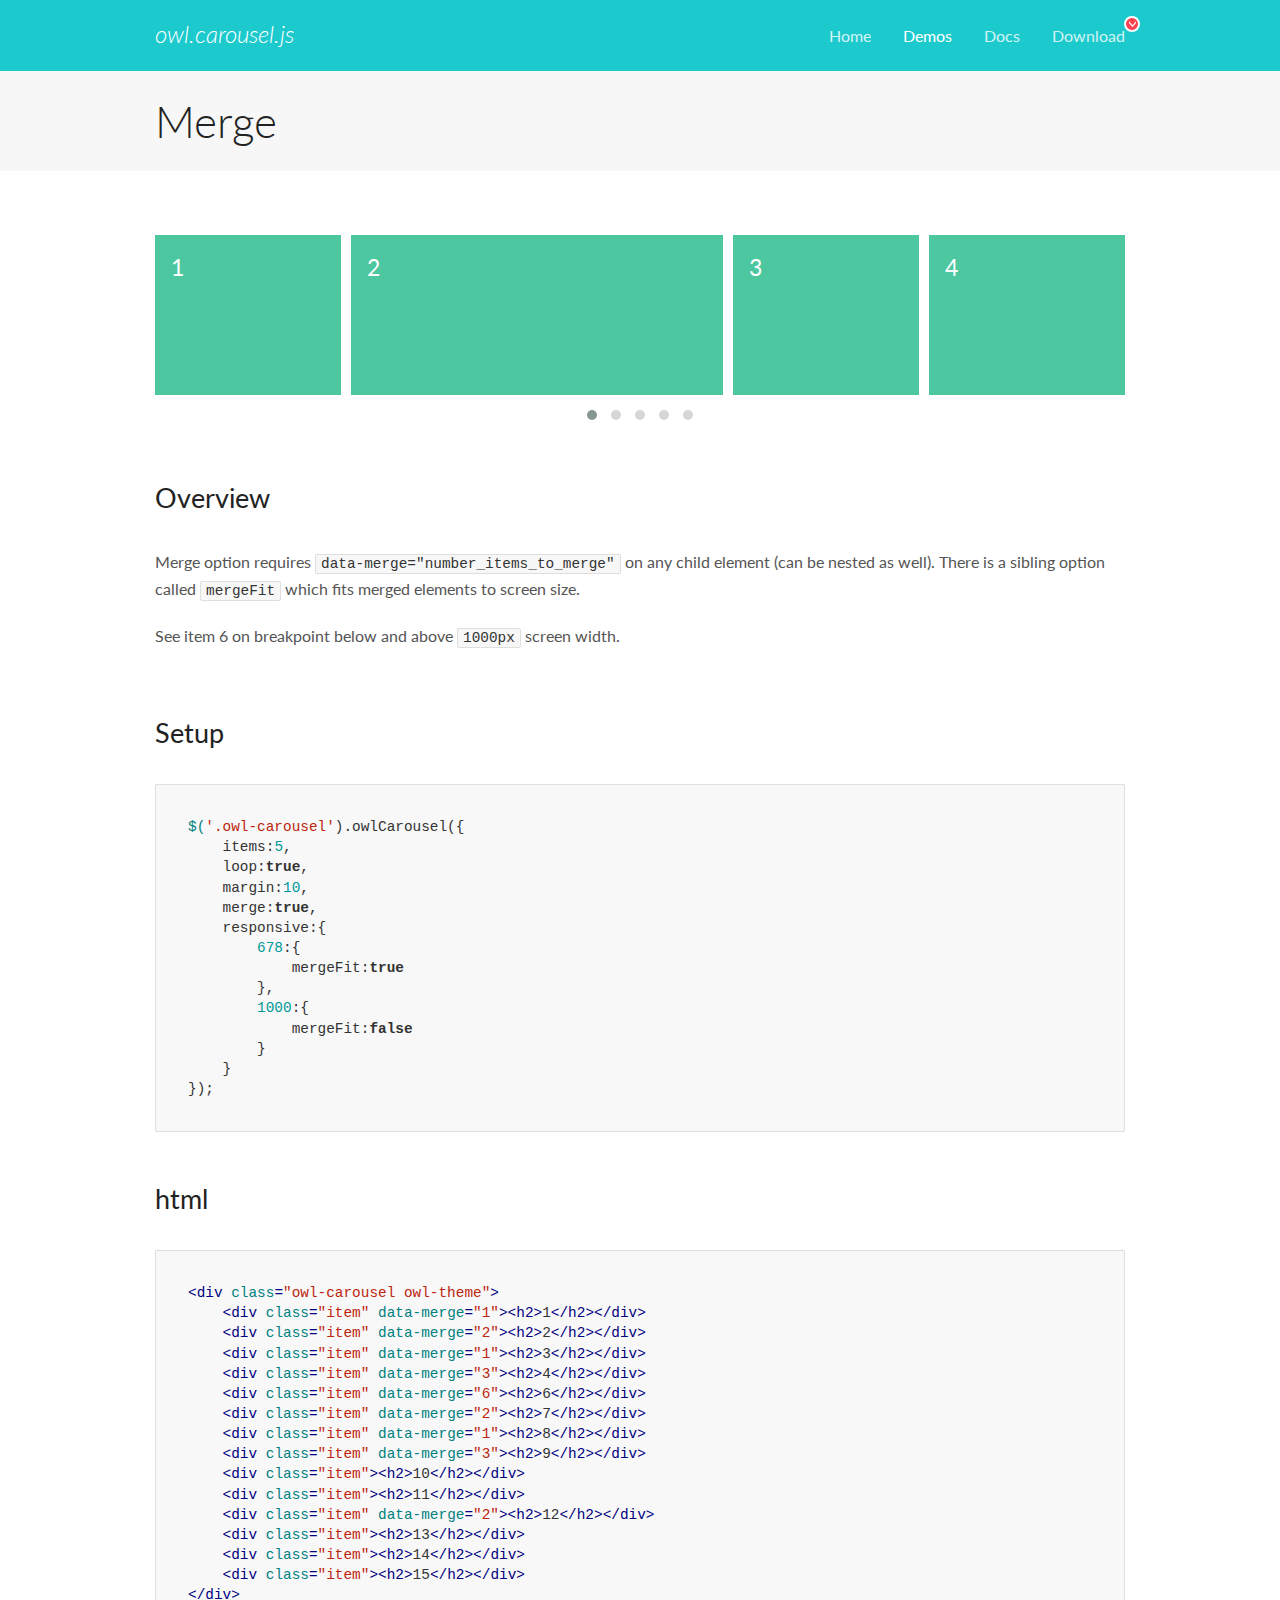
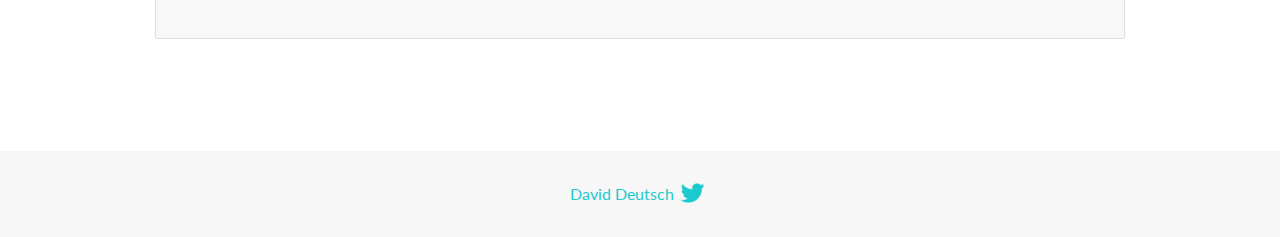
<file: public/assets/lib/owl.carousel/docs/demos/merge.html>
<!DOCTYPE html>
<html lang="en">
  <head>

    <!-- head -->
    <meta charset="utf-8">
    <meta name="msapplication-tap-highlight" content="no" />
    <meta name="viewport" content="width=device-width, initial-scale=1.0" />
    <meta name="description" content="Merge Items">
    <meta name="author" content="David Deutsch">
    <title>
      Merge Demo | Owl Carousel | 2.2.1
    </title>

    <!-- Stylesheets -->
    <link href='https://fonts.googleapis.com/css?family=Lato:300,400,700,400italic,300italic' rel='stylesheet' type='text/css'>
    <link rel="stylesheet" href="../assets/css/docs.theme.min.css">

    <!-- Owl Stylesheets -->
    <link rel="stylesheet" href="../assets/owlcarousel/assets/owl.carousel.min.css">
    <link rel="stylesheet" href="../assets/owlcarousel/assets/owl.theme.default.min.css">

    <!-- HTML5 shim and Respond.js IE8 support of HTML5 elements and media queries -->

    <!--[if lt IE 9]>
      <script src="https://oss.maxcdn.com/libs/html5shiv/3.7.0/html5shiv.js"></script>
      <script src="https://oss.maxcdn.com/libs/respond.js/1.3.0/respond.min.js"></script>
    <![endif]-->

    <!-- Favicons -->
    <link rel="apple-touch-icon-precomposed" sizes="144x144" href="../assets/ico/apple-touch-icon-144-precomposed.png">
    <link rel="shortcut icon" href="../assets/ico/favicon.png">
    <link rel="shortcut icon" href="favicon.ico">

    <!-- Yeah i know js should not be in header. Its required for demos.-->

    <!-- javascript -->
    <script src="../assets/vendors/jquery.min.js"></script>
    <script src="../assets/owlcarousel/owl.carousel.js"></script>
  </head>
  <body>

    <!-- header -->
    <header class="header">
      <div class="row">
        <div class="large-12 columns">
          <div class="brand left">
            <h3>
              <a href="/OwlCarousel2/">owl.carousel.js</a> 
            </h3>
          </div>
          <a id="toggle-nav" class="right">
            <span></span> <span></span> <span></span> 
          </a> 
          <div class="nav-bar">
            <ul class="clearfix">
              <li> <a href="/OwlCarousel2/index.html">Home</a>  </li>
              <li class="active">
                <a href="/OwlCarousel2/demos/demos.html">Demos</a> 
              </li>
              <li> <a href="/OwlCarousel2/docs/started-welcome.html">Docs</a>  </li>
              <li>
                <a href="https://github.com/OwlCarousel2/OwlCarousel2/archive/2.2.1.zip">Download</a> 
                <span class="download"></span> 
              </li>
            </ul>
          </div>
        </div>
      </div>
    </header>

    <!-- title -->
    <section class="title">
      <div class="row">
        <div class="large-12 columns">
          <h1>Merge</h1>
        </div>
      </div>
    </section>

    <!--  Demos -->
    <section id="demos">
      <div class="row">
        <div class="large-12 columns">
          <div class="owl-carousel owl-theme">
            <div class="item" data-merge="1">
              <h4>1</h4>
            </div>
            <div class="item" data-merge="2">
              <h4>2</h4>
            </div>
            <div class="item" data-merge="1">
              <h4>3</h4>
            </div>
            <div class="item" data-merge="3">
              <h4>4</h4>
            </div>
            <div class="item" data-merge="6">
              <h4>6</h4>
            </div>
            <div class="item" data-merge="2">
              <h4>7</h4>
            </div>
            <div class="item" data-merge="1">
              <h4>8</h4>
            </div>
            <div class="item" data-merge="3">
              <h4>9</h4>
            </div>
            <div class="item">
              <h4>10</h4>
            </div>
            <div class="item">
              <h4>11</h4>
            </div>
            <div class="item" data-merge="2">
              <h4>12</h4>
            </div>
            <div class="item">
              <h4>13</h4>
            </div>
            <div class="item">
              <h4>14</h4>
            </div>
            <div class="item">
              <h4>15</h4>
            </div>
          </div>
          <h3 id="overview">Overview</h3>
          <p>Merge option requires <code>data-merge=&quot;number_items_to_merge&quot;</code> on any child element (can be nested as well). There is a sibling option called <code>mergeFit</code> which fits merged elements to screen size. </p>
          <p>See item 6 on breakpoint below and above <code>1000px</code> screen width.</p>
          <h3 id="setup">Setup</h3>
          <pre><code>$(&#39;.owl-carousel&#39;).owlCarousel({
    items:5,
    loop:true,
    margin:10,
    merge:true,
    responsive:{
        678:{
            mergeFit:true
        },
        1000:{
            mergeFit:false
        }
    }
});</code></pre>
          <h3 id="html">html</h3>
          <pre><code>&lt;div class=&quot;owl-carousel owl-theme&quot;&gt;
    &lt;div class=&quot;item&quot; data-merge=&quot;1&quot;&gt;&lt;h2&gt;1&lt;/h2&gt;&lt;/div&gt;
    &lt;div class=&quot;item&quot; data-merge=&quot;2&quot;&gt;&lt;h2&gt;2&lt;/h2&gt;&lt;/div&gt;
    &lt;div class=&quot;item&quot; data-merge=&quot;1&quot;&gt;&lt;h2&gt;3&lt;/h2&gt;&lt;/div&gt;
    &lt;div class=&quot;item&quot; data-merge=&quot;3&quot;&gt;&lt;h2&gt;4&lt;/h2&gt;&lt;/div&gt;
    &lt;div class=&quot;item&quot; data-merge=&quot;6&quot;&gt;&lt;h2&gt;6&lt;/h2&gt;&lt;/div&gt;
    &lt;div class=&quot;item&quot; data-merge=&quot;2&quot;&gt;&lt;h2&gt;7&lt;/h2&gt;&lt;/div&gt;
    &lt;div class=&quot;item&quot; data-merge=&quot;1&quot;&gt;&lt;h2&gt;8&lt;/h2&gt;&lt;/div&gt;
    &lt;div class=&quot;item&quot; data-merge=&quot;3&quot;&gt;&lt;h2&gt;9&lt;/h2&gt;&lt;/div&gt;
    &lt;div class=&quot;item&quot;&gt;&lt;h2&gt;10&lt;/h2&gt;&lt;/div&gt;
    &lt;div class=&quot;item&quot;&gt;&lt;h2&gt;11&lt;/h2&gt;&lt;/div&gt;
    &lt;div class=&quot;item&quot; data-merge=&quot;2&quot;&gt;&lt;h2&gt;12&lt;/h2&gt;&lt;/div&gt;
    &lt;div class=&quot;item&quot;&gt;&lt;h2&gt;13&lt;/h2&gt;&lt;/div&gt;
    &lt;div class=&quot;item&quot;&gt;&lt;h2&gt;14&lt;/h2&gt;&lt;/div&gt;
    &lt;div class=&quot;item&quot;&gt;&lt;h2&gt;15&lt;/h2&gt;&lt;/div&gt;
&lt;/div&gt;</code></pre>
          <script>
            $(document).ready(function() {
              $('.owl-carousel').owlCarousel({
                items: 5,
                loop: true,
                margin: 10,
                merge: true,
                responsive: {
                  678: {
                    mergeFit: true
                  },
                  1000: {
                    mergeFit: false
                  }
                }
              });
            })
          </script>
        </div>
      </div>
    </section>

    <!-- footer -->
    <footer class="footer">
      <div class="row">
        <div class="large-12 columns">
          <h5>
            <a href="/OwlCarousel2/docs/support-contact.html">David Deutsch</a> 
            <a id="custom-tweet-button" href="https://twitter.com/share?url=https://github.com/OwlCarousel2/OwlCarousel2&text=Owl Carousel - This is so awesome! " target="_blank"></a> 
          </h5>
        </div>
      </div>
    </footer>

    <!-- vendors -->
    <script src="../assets/vendors/highlight.js"></script>
    <script src="../assets/js/app.js"></script>
  </body>
</html>
</file>
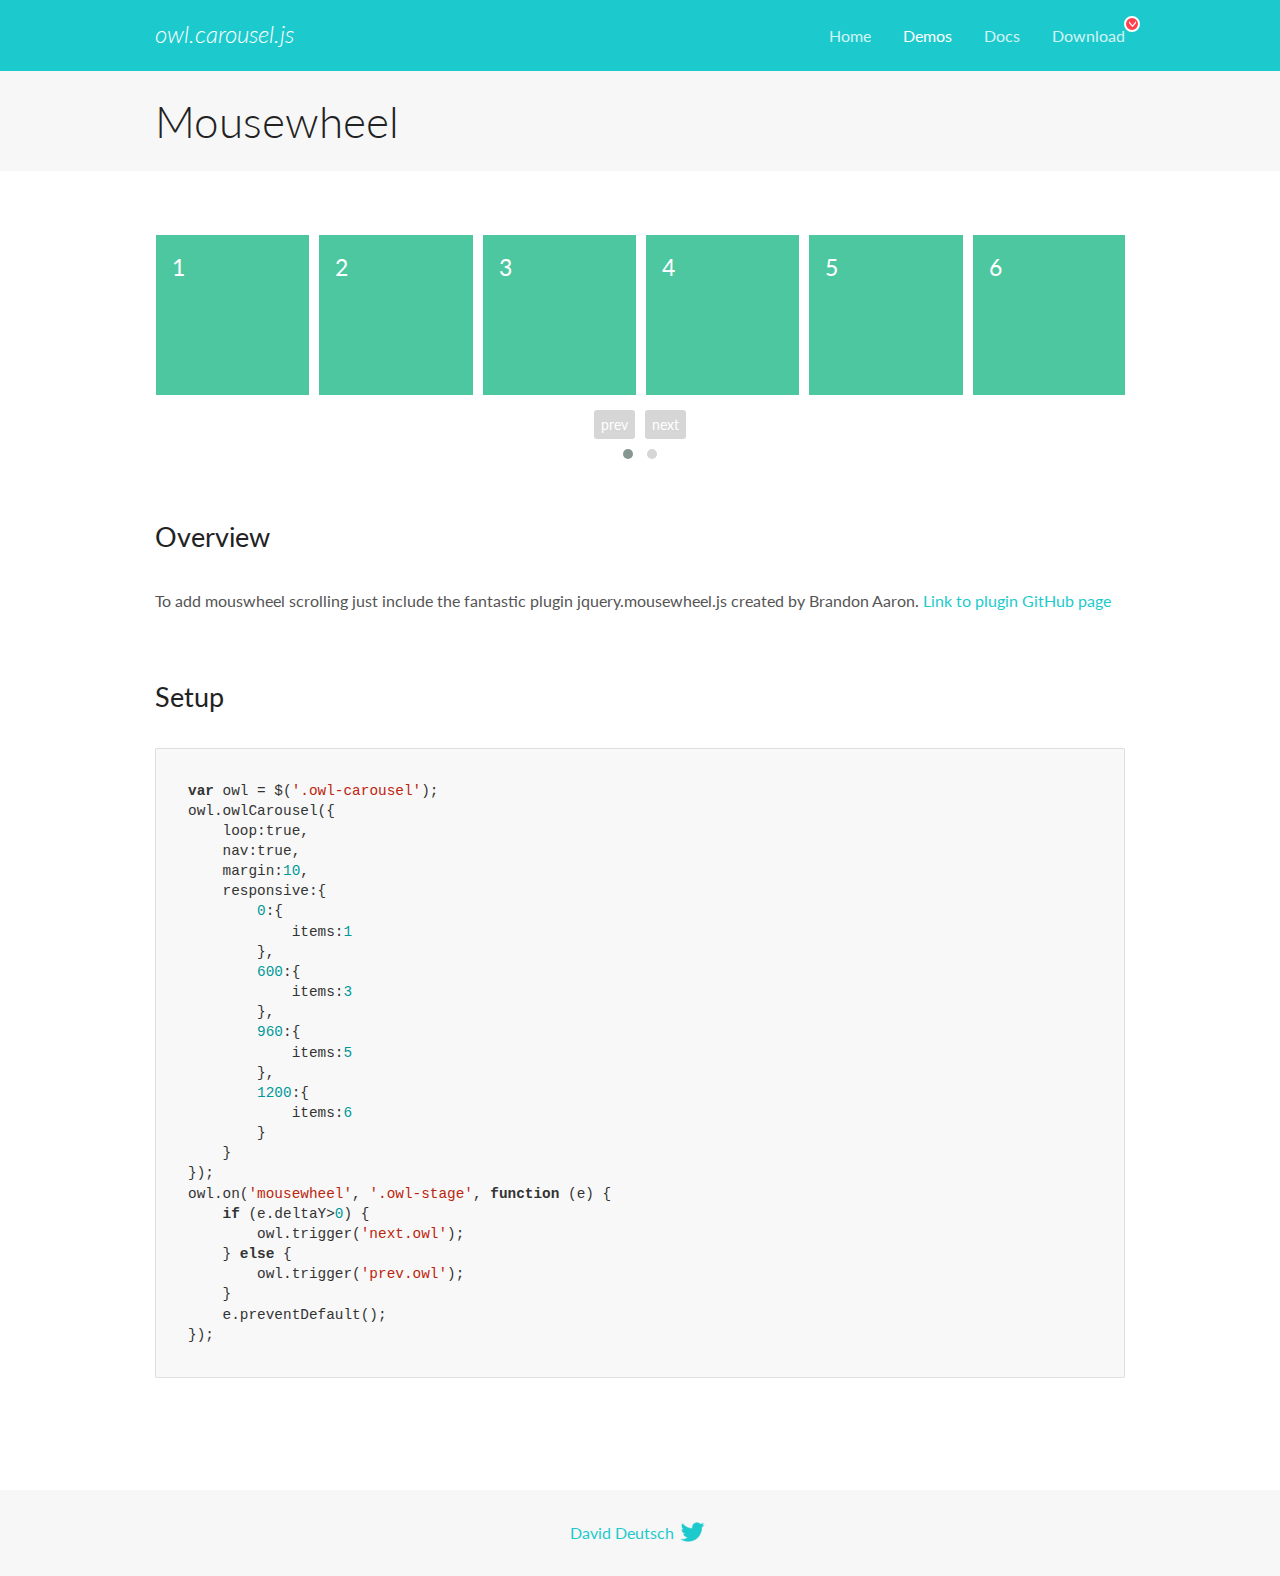
<file: public/assets/lib/owl.carousel/docs/demos/mousewheel.html>
<!DOCTYPE html>
<html lang="en">
  <head>

    <!-- head -->
    <meta charset="utf-8">
    <meta name="msapplication-tap-highlight" content="no" />
    <meta name="viewport" content="width=device-width, initial-scale=1.0" />
    <meta name="description" content="Mousewheel usage demo">
    <meta name="author" content="David Deutsch">
    <title>
      Mousewheel Demo | Owl Carousel | 2.2.1
    </title>

    <!-- Stylesheets -->
    <link href='https://fonts.googleapis.com/css?family=Lato:300,400,700,400italic,300italic' rel='stylesheet' type='text/css'>
    <link rel="stylesheet" href="../assets/css/docs.theme.min.css">

    <!-- Owl Stylesheets -->
    <link rel="stylesheet" href="../assets/owlcarousel/assets/owl.carousel.min.css">
    <link rel="stylesheet" href="../assets/owlcarousel/assets/owl.theme.default.min.css">

    <!-- HTML5 shim and Respond.js IE8 support of HTML5 elements and media queries -->

    <!--[if lt IE 9]>
      <script src="https://oss.maxcdn.com/libs/html5shiv/3.7.0/html5shiv.js"></script>
      <script src="https://oss.maxcdn.com/libs/respond.js/1.3.0/respond.min.js"></script>
    <![endif]-->

    <!-- Favicons -->
    <link rel="apple-touch-icon-precomposed" sizes="144x144" href="../assets/ico/apple-touch-icon-144-precomposed.png">
    <link rel="shortcut icon" href="../assets/ico/favicon.png">
    <link rel="shortcut icon" href="favicon.ico">

    <!-- Yeah i know js should not be in header. Its required for demos.-->

    <!-- javascript -->
    <script src="../assets/vendors/jquery.min.js"></script>
    <script src="../assets/owlcarousel/owl.carousel.js"></script>
  </head>
  <body>

    <!-- header -->
    <header class="header">
      <div class="row">
        <div class="large-12 columns">
          <div class="brand left">
            <h3>
              <a href="/OwlCarousel2/">owl.carousel.js</a> 
            </h3>
          </div>
          <a id="toggle-nav" class="right">
            <span></span> <span></span> <span></span> 
          </a> 
          <div class="nav-bar">
            <ul class="clearfix">
              <li> <a href="/OwlCarousel2/index.html">Home</a>  </li>
              <li class="active">
                <a href="/OwlCarousel2/demos/demos.html">Demos</a> 
              </li>
              <li> <a href="/OwlCarousel2/docs/started-welcome.html">Docs</a>  </li>
              <li>
                <a href="https://github.com/OwlCarousel2/OwlCarousel2/archive/2.2.1.zip">Download</a> 
                <span class="download"></span> 
              </li>
            </ul>
          </div>
        </div>
      </div>
    </header>

    <!-- title -->
    <section class="title">
      <div class="row">
        <div class="large-12 columns">
          <h1>Mousewheel</h1>
        </div>
      </div>
    </section>

    <!--  Demos -->
    <section id="demos">
      <div class="row">
        <div class="large-12 columns">
          <div class="owl-carousel owl-theme">
            <div class="item">
              <h4>1</h4>
            </div>
            <div class="item">
              <h4>2</h4>
            </div>
            <div class="item">
              <h4>3</h4>
            </div>
            <div class="item">
              <h4>4</h4>
            </div>
            <div class="item">
              <h4>5</h4>
            </div>
            <div class="item">
              <h4>6</h4>
            </div>
            <div class="item">
              <h4>7</h4>
            </div>
            <div class="item">
              <h4>8</h4>
            </div>
            <div class="item">
              <h4>9</h4>
            </div>
            <div class="item">
              <h4>10</h4>
            </div>
            <div class="item">
              <h4>11</h4>
            </div>
            <div class="item">
              <h4>12</h4>
            </div>
          </div>
          <h3 id="overview">Overview</h3>
          <p>To add mouswheel scrolling just include the fantastic plugin jquery.mousewheel.js created by Brandon Aaron.
            <a href="https://github.com/brandonaaron/jquery-mousewheel">Link to plugin GitHub page</a> 
          </p>
          <h3 id="setup">Setup</h3>
          <pre><code>var owl = $(&#39;.owl-carousel&#39;);
owl.owlCarousel({
    loop:true,
    nav:true,
    margin:10,
    responsive:{
        0:{
            items:1
        },
        600:{
            items:3
        },            
        960:{
            items:5
        },
        1200:{
            items:6
        }
    }
});
owl.on(&#39;mousewheel&#39;, &#39;.owl-stage&#39;, function (e) {
    if (e.deltaY&gt;0) {
        owl.trigger(&#39;next.owl&#39;);
    } else {
        owl.trigger(&#39;prev.owl&#39;);
    }
    e.preventDefault();
});</code></pre>
          <script src="../assets/vendors/jquery.mousewheel.min.js"></script>
          <script>
            $(document).ready(function() {
              var owl = $('.owl-carousel');
              owl.owlCarousel({
                loop: true,
                nav: true,
                margin: 10,
                responsive: {
                  0: {
                    items: 1
                  },
                  600: {
                    items: 3
                  },
                  960: {
                    items: 5
                  },
                  1200: {
                    items: 6
                  }
                }
              });
              owl.on('mousewheel', '.owl-stage', function(e) {
                if (e.deltaY > 0) {
                  owl.trigger('next.owl');
                } else {
                  owl.trigger('prev.owl');
                }
                e.preventDefault();
              });
            })
          </script>
        </div>
      </div>
    </section>

    <!-- footer -->
    <footer class="footer">
      <div class="row">
        <div class="large-12 columns">
          <h5>
            <a href="/OwlCarousel2/docs/support-contact.html">David Deutsch</a> 
            <a id="custom-tweet-button" href="https://twitter.com/share?url=https://github.com/OwlCarousel2/OwlCarousel2&text=Owl Carousel - This is so awesome! " target="_blank"></a> 
          </h5>
        </div>
      </div>
    </footer>

    <!-- vendors -->
    <script src="../assets/vendors/highlight.js"></script>
    <script src="../assets/js/app.js"></script>
  </body>
</html>
</file>
